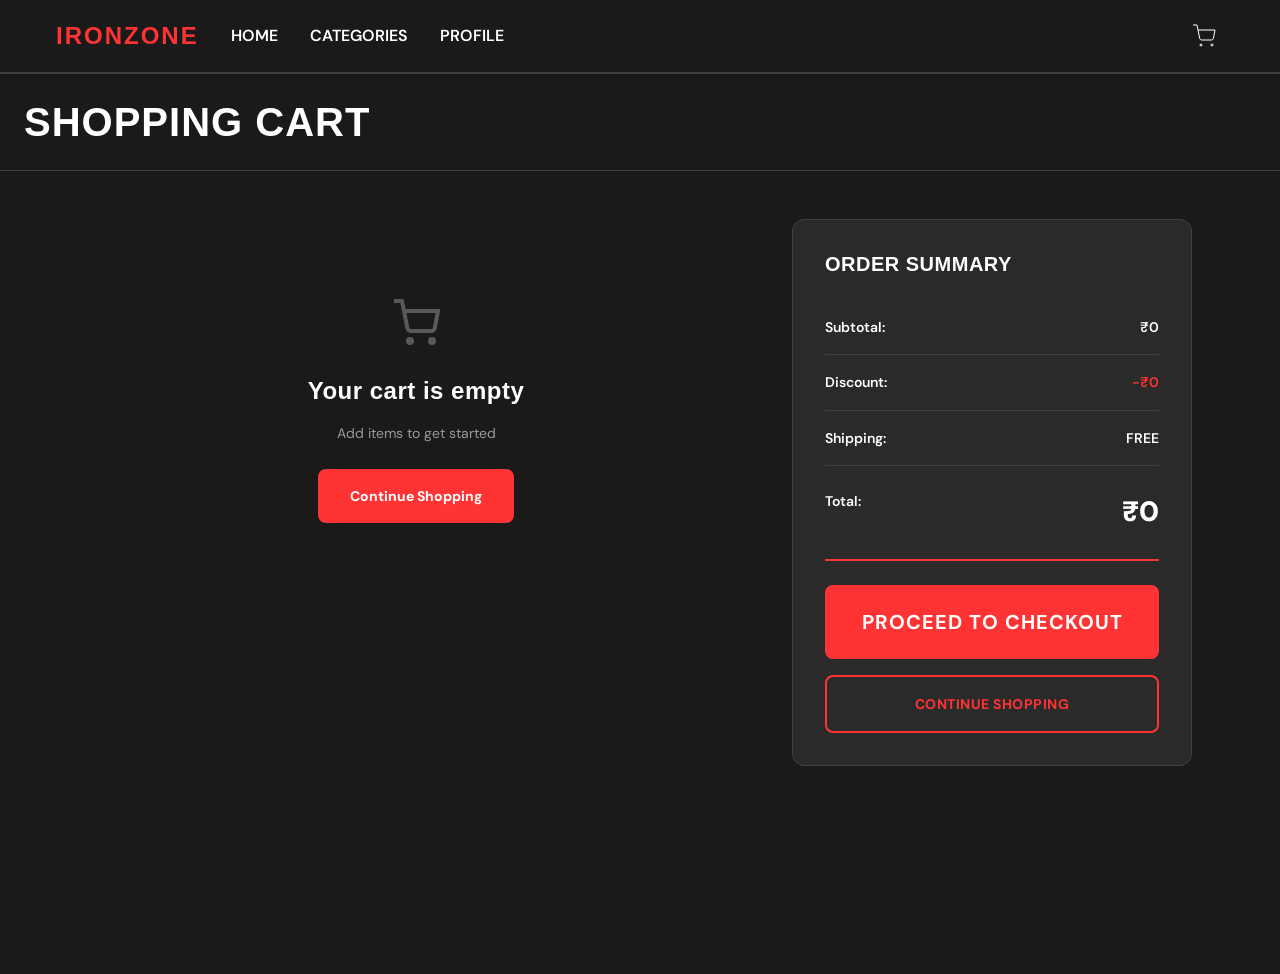
<file: cart.html>
<!DOCTYPE html>
<html lang="en">
<head>
    <meta charset="UTF-8">
    <meta name="viewport" content="width=device-width, initial-scale=1.0">
    <title>IRONZONE - Shopping Cart</title>
    <link rel="stylesheet" href="styles/main.css">
    <link rel="stylesheet" href="styles/header.css">
    <link rel="stylesheet" href="styles/cart.css">
</head>
<body>
    <!-- Header Component -->
    <header class="header">
        <div class="header__container">
            <button class="header__menu-btn" id="menuBtn">
                <svg width="24" height="24" viewBox="0 0 24 24" fill="none" stroke="currentColor">
                    <line x1="3" y1="6" x2="21" y2="6"></line>
                    <line x1="3" y1="12" x2="21" y2="12"></line>
                    <line x1="3" y1="18" x2="21" y2="18"></line>
                </svg>
            </button>
            <h1 class="header__logo">IRONZONE</h1>
            
            <!-- Desktop Navigation Menu -->
            <nav class="desktop-menu">
                <a class="desktop-menu__item" href="index.html">HOME</a>
                <a class="desktop-menu__item" href="category.html">CATEGORIES</a>
                <a class="desktop-menu__item" href="profile.html">PROFILE</a>
            </nav>

            <button class="header__cart-btn" id="cartBtn">
                <svg width="24" height="24" viewBox="0 0 24 24" fill="none" stroke="currentColor">
                    <circle cx="9" cy="21" r="1"></circle>
                    <circle cx="20" cy="21" r="1"></circle>
                    <path d="M1 1h4l2.68 13.39a2 2 0 0 0 2 1.61h9.72a2 2 0 0 0 2-1.61L23 6H6"></path>
                </svg>
            </button>
        </div>
    </header>

    <!-- Mobile Menu -->
    <div class="mobile-menu__overlay" id="menuOverlay"></div>
    <div class="mobile-menu" id="mobileMenu">
        <div class="mobile-menu__items">
            <a class="mobile-menu__item" href="index.html">
                <div class="mobile-menu__icon">
                    <svg width="24" height="24" viewBox="0 0 24 24" fill="currentColor">
                        <path d="M10 20v-6h4v6h5v-8h3L12 3 2 12h3v8z"></path>
                    </svg>
                </div>
                <span>HOME</span>
            </a>
            <a class="mobile-menu__item" href="category.html">
                <div class="mobile-menu__icon">
                    <svg width="24" height="24" viewBox="0 0 24 24" fill="currentColor">
                        <path d="M3 3h8v8H3V3m10 0h8v8h-8V3M3 13h8v8H3v-8m10 0h8v8h-8v-8z"></path>
                    </svg>
                </div>
                <span>CATEGORIES</span>
            </a>
            <a class="mobile-menu__item" href="profile.html">
                <div class="mobile-menu__icon">
                    <svg width="24" height="24" viewBox="0 0 24 24" fill="currentColor">
                        <path d="M12 12c2.21 0 4-1.79 4-4s-1.79-4-4-4-4 1.79-4 4 1.79 4 4 4zm0 2c-2.67 0-8 1.34-8 4v2h16v-2c0-2.66-5.33-4-8-4z"></path>
                    </svg>
                </div>
                <span>PROFILE</span>
            </a>
            <a class="mobile-menu__item" href="cart.html">
                <div class="mobile-menu__icon">
                    <svg width="24" height="24" viewBox="0 0 24 24" fill="currentColor">
                        <circle cx="9" cy="21" r="1"></circle>
                        <circle cx="20" cy="21" r="1"></circle>
                        <path d="M1 1h4l2.68 13.39a2 2 0 0 0 2 1.61h9.72a2 2 0 0 0 2-1.61L23 6H6"></path>
                    </svg>
                </div>
                <span>CART</span>
            </a>
        </div>
    </div>

    <!-- Cart Page -->
    <main class="cart-page">
        <div class="cart-header">
            <h1>SHOPPING CART</h1>
        </div>

        <div class="cart-container">
            <!-- Cart Items -->
            <section class="cart-items" id="cartItems">
                <div class="empty-cart" id="emptyCart">
                    <svg width="48" height="48" viewBox="0 0 24 24" fill="none" stroke="currentColor" stroke-width="2">
                        <circle cx="9" cy="21" r="1"></circle>
                        <circle cx="20" cy="21" r="1"></circle>
                        <path d="M1 1h4l2.68 13.39a2 2 0 0 0 2 1.61h9.72a2 2 0 0 0 2-1.61L23 6H6"></path>
                    </svg>
                    <h2>Your cart is empty</h2>
                    <p>Add items to get started</p>
                    <a href="category.html" class="btn-continue-shopping">Continue Shopping</a>
                </div>
            </section>

            <!-- Cart Summary -->
            <aside class="cart-summary">
                <div class="summary-card">
                    <h2>Order Summary</h2>
                    
                    <div class="summary-row">
                        <span>Subtotal:</span>
                        <span id="subtotal">₹0</span>
                    </div>
                    
                    <div class="summary-row">
                        <span>Discount:</span>
                        <span id="discount" style="color: var(--color-primary);">-₹0</span>
                    </div>
                    
                    <div class="summary-row">
                        <span>Shipping:</span>
                        <span id="shipping">FREE</span>
                    </div>
                    
                    <div class="summary-row divider">
                        <span>Total:</span>
                        <span id="total" style="font-size: var(--font-size-2xl); font-weight: 900;">₹0</span>
                    </div>
                    
                    <button class="btn-checkout" id="checkoutBtn">PROCEED TO CHECKOUT</button>
                    <a href="category.html" class="btn-continue">Continue Shopping</a>
                </div>
            </aside>
        </div>
    </main>

    <script src="js/main.js"></script>
    <script src="js/cart.js"></script>
</body>
</html>
</file>
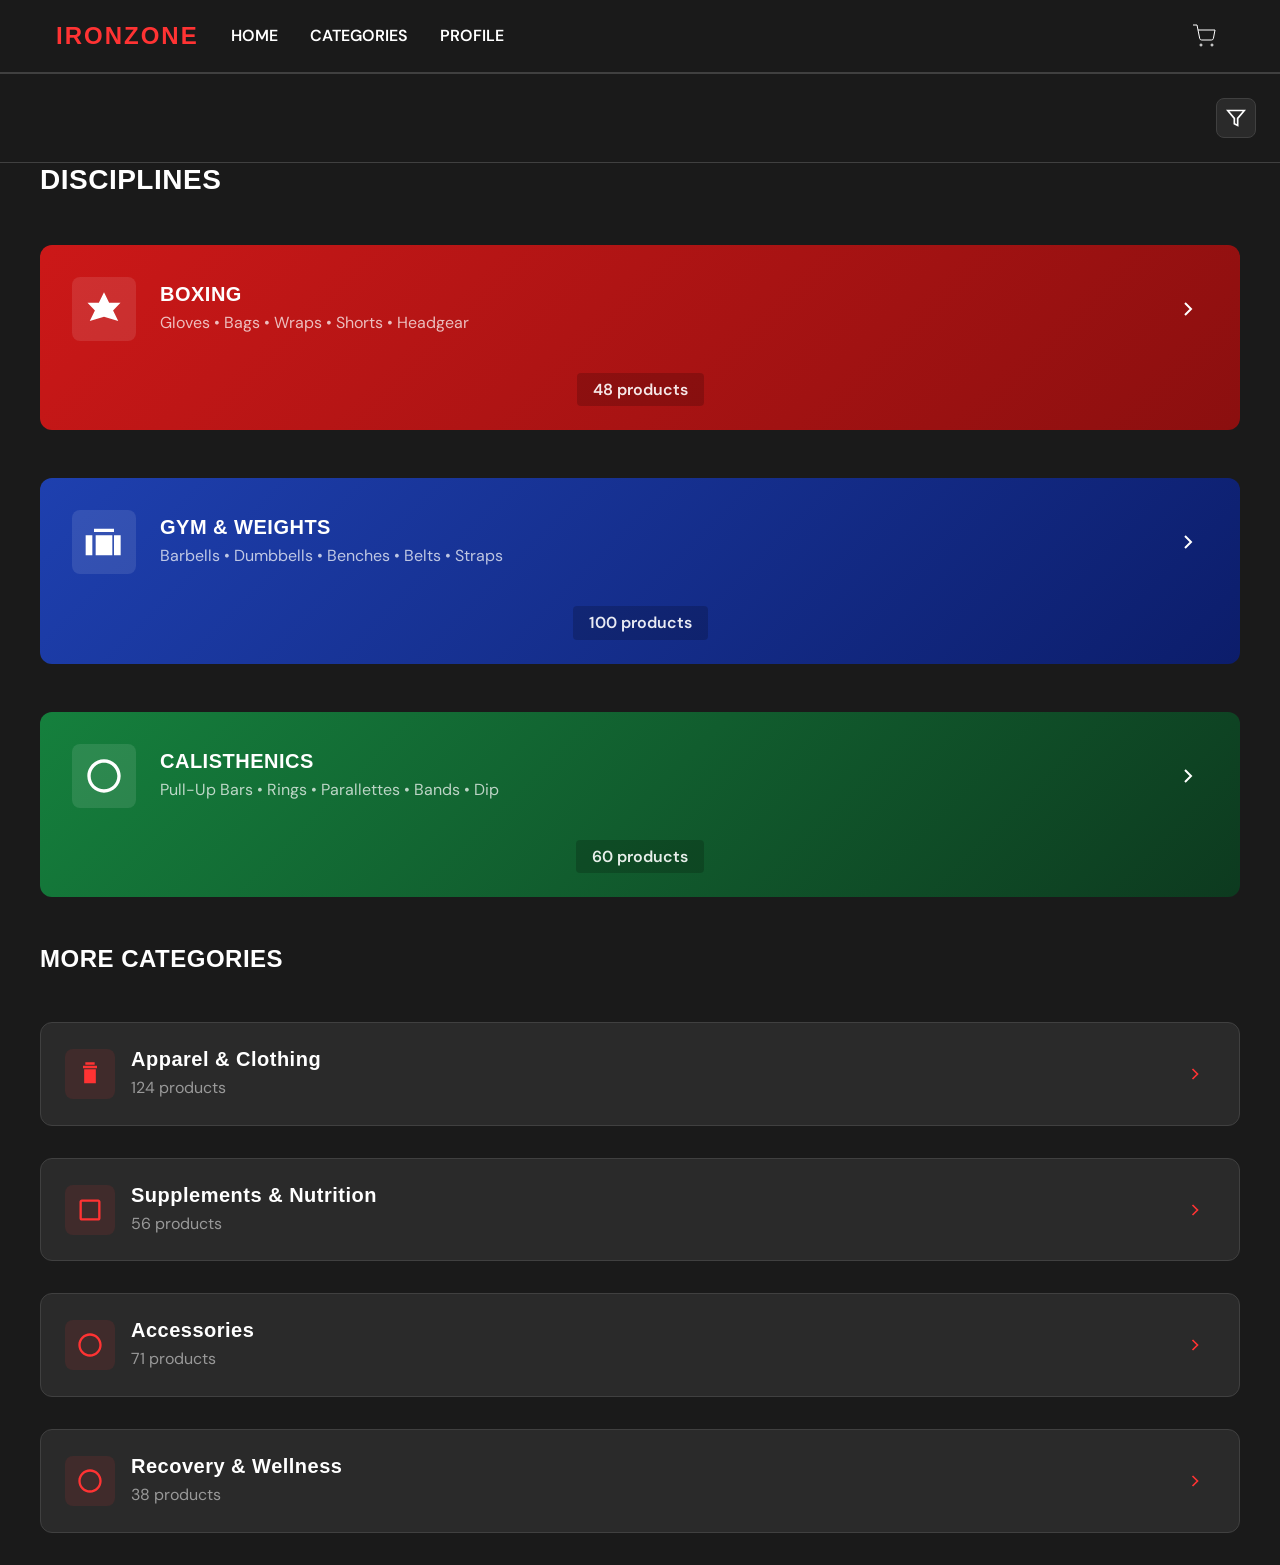
<file: category.html>
<!DOCTYPE html>
<html lang="en">
<head>
    <meta charset="UTF-8">
    <meta name="viewport" content="width=device-width, initial-scale=1.0">
    <title>IRONZONE - Disciplines & Categories</title>
    <link rel="stylesheet" href="styles/main.css">
    <link rel="stylesheet" href="styles/header.css">
    <link rel="stylesheet" href="styles/category.css">
</head>
<body>
    <!-- Header Component -->
    <header class="header">
        <div class="header__container">
            <button class="header__menu-btn" id="menuBtn">
                <svg width="24" height="24" viewBox="0 0 24 24" fill="none" stroke="currentColor">
                    <line x1="3" y1="6" x2="21" y2="6"></line>
                    <line x1="3" y1="12" x2="21" y2="12"></line>
                    <line x1="3" y1="18" x2="21" y2="18"></line>
                </svg>
            </button>
            <h1 class="header__logo">IRONZONE</h1>
            
            <!-- Desktop Navigation Menu -->
            <nav class="desktop-menu">
                <a class="desktop-menu__item" href="index.html">HOME</a>
                <a class="desktop-menu__item" href="category.html">CATEGORIES</a>
                <a class="desktop-menu__item" href="profile.html">PROFILE</a>
            </nav>

            <button class="header__cart-btn" id="cartBtn">
                <svg width="24" height="24" viewBox="0 0 24 24" fill="none" stroke="currentColor">
                    <circle cx="9" cy="21" r="1"></circle>
                    <circle cx="20" cy="21" r="1"></circle>
                    <path d="M1 1h4l2.68 13.39a2 2 0 0 0 2 1.61h9.72a2 2 0 0 0 2-1.61L23 6H6"></path>
                </svg>
            </button>
        </div>
    </header>

    <!-- Mobile Menu -->
    <div class="mobile-menu__overlay" id="menuOverlay"></div>
    <div class="mobile-menu" id="mobileMenu">
        <div class="mobile-menu__items">
            <a class="mobile-menu__item" href="index.html">
                <div class="mobile-menu__icon">
                    <svg width="24" height="24" viewBox="0 0 24 24" fill="currentColor">
                        <path d="M10 20v-6h4v6h5v-8h3L12 3 2 12h3v8z"></path>
                    </svg>
                </div>
                <span>HOME</span>
            </a>
            <a class="mobile-menu__item" href="category.html">
                <div class="mobile-menu__icon">
                    <svg width="24" height="24" viewBox="0 0 24 24" fill="currentColor">
                        <path d="M3 3h8v8H3V3m10 0h8v8h-8V3M3 13h8v8H3v-8m10 0h8v8h-8v-8z"></path>
                    </svg>
                </div>
                <span>CATEGORIES</span>
            </a>
            <a class="mobile-menu__item" href="profile.html">
                <div class="mobile-menu__icon">
                    <svg width="24" height="24" viewBox="0 0 24 24" fill="currentColor">
                        <path d="M12 12c2.21 0 4-1.79 4-4s-1.79-4-4-4-4 1.79-4 4 1.79 4 4 4zm0 2c-2.67 0-8 1.34-8 4v2h16v-2c0-2.66-5.33-4-8-4z"></path>
                    </svg>
                </div>
                <span>PROFILE</span>
            </a>
            <a class="mobile-menu__item" href="cart.html">
                <div class="mobile-menu__icon">
                    <svg width="24" height="24" viewBox="0 0 24 24" fill="currentColor">
                        <circle cx="9" cy="21" r="1"></circle>
                        <circle cx="20" cy="21" r="1"></circle>
                        <path d="M1 1h4l2.68 13.39a2 2 0 0 0 2 1.61h9.72a2 2 0 0 0 2-1.61L23 6H6"></path>
                    </svg>
                </div>
                <span>CART</span>
            </a>
        </div>
    </div>

    <!-- Filter Button -->
    <div class="category-page__filter-bar">
        <button class="filter-btn" id="filterBtn">
            <svg width="20" height="20" viewBox="0 0 24 24" fill="none" stroke="currentColor" stroke-width="2">
                <polygon points="22 3 2 3 10 12.46 10 19 14 21 14 12.46 22 3"></polygon>
            </svg>
        </button>
    </div>

    <!-- Main Categories Section -->
    <section class="disciplines">
        <h2 class="disciplines__title">DISCIPLINES</h2>

        <!-- Boxing Category -->
        <article class="category-card category-card--boxing" id="boxingCategory">
            <div class="category-card__header">
                <div class="category-card__icon">
                    <svg width="32" height="32" viewBox="0 0 24 24" fill="currentColor">
                        <path d="M12 2L15.09 8.26h6.81L17.45 12.91l3.09 6.26L12 16.61l-8.54 2.56l3.09-6.26L2.1 8.26h6.81L12 2z"></path>
                    </svg>
                </div>
                <div class="category-card__info">
                    <h3 class="category-card__name">BOXING</h3>
                    <p class="category-card__description">Gloves • Bags • Wraps • Shorts • Headgear</p>
                </div>
                <button class="category-card__toggle" id="boxingToggle">
                    <svg width="24" height="24" viewBox="0 0 24 24" fill="none" stroke="currentColor" stroke-width="2">
                        <polyline points="9 18 15 12 9 6"></polyline>
                    </svg>
                </button>
            </div>
            <div class="category-card__product-count">
                <span>48 products</span>
            </div>
            <div class="category-card__subcategories" id="boxingSubcats">
                <button class="subcategory-btn">Gloves</button>
                <button class="subcategory-btn">Heavy Bags</button>
                <button class="subcategory-btn">Speed Bags</button>
                <button class="subcategory-btn">Wraps</button>
                <button class="subcategory-btn">More</button>
            </div>
        </article>

        <!-- Gym & Weights Category -->
        <article class="category-card category-card--gym" id="gymCategory">
            <div class="category-card__header">
                <div class="category-card__icon">
                    <svg width="32" height="32" viewBox="0 0 24 24" fill="currentColor">
                        <path d="M6 4h12v2H6V4zm1 4h10v12H7V8zm11 0h4v12h-4V8zM1 8h4v12H1V8z"></path>
                    </svg>
                </div>
                <div class="category-card__info">
                    <h3 class="category-card__name">GYM & WEIGHTS</h3>
                    <p class="category-card__description">Barbells • Dumbbells • Benches • Belts • Straps</p>
                </div>
                <button class="category-card__toggle" id="gymToggle">
                    <svg width="24" height="24" viewBox="0 0 24 24" fill="none" stroke="currentColor" stroke-width="2">
                        <polyline points="9 18 15 12 9 6"></polyline>
                    </svg>
                </button>
            </div>
            <div class="category-card__product-count">
                <span>100 products</span>
            </div>
            <div class="category-card__subcategories" id="gymSubcats">
                <button class="subcategory-btn">Barbells</button>
                <button class="subcategory-btn">Dumbbells</button>
                <button class="subcategory-btn">Benches</button>
                <button class="subcategory-btn">Belts</button>
                <button class="subcategory-btn">Strap</button>
            </div>
        </article>

        <!-- Calisthenics Category -->
        <article class="category-card category-card--calisthenics" id="calisthenicsCategory">
            <div class="category-card__header">
                <div class="category-card__icon">
                    <svg width="32" height="32" viewBox="0 0 24 24" fill="currentColor">
                        <path d="M12 2C6.48 2 2 6.48 2 12s4.48 10 10 10 10-4.48 10-10S17.52 2 12 2zm0 18c-4.42 0-8-3.58-8-8s3.58-8 8-8 8 3.58 8 8-3.58 8-8 8z"></path>
                    </svg>
                </div>
                <div class="category-card__info">
                    <h3 class="category-card__name">CALISTHENICS</h3>
                    <p class="category-card__description">Pull-Up Bars • Rings • Parallettes • Bands • Dip</p>
                </div>
                <button class="category-card__toggle" id="calisthenicsToggle">
                    <svg width="24" height="24" viewBox="0 0 24 24" fill="none" stroke="currentColor" stroke-width="2">
                        <polyline points="9 18 15 12 9 6"></polyline>
                    </svg>
                </button>
            </div>
            <div class="category-card__product-count">
                <span>60 products</span>
            </div>
            <div class="category-card__subcategories" id="calisthenicsSubcats">
                <button class="subcategory-btn">Pull-Up Bars</button>
                <button class="subcategory-btn">Rings</button>
                <button class="subcategory-btn">Parallettes</button>
                <button class="subcategory-btn">Bands</button>
                <button class="subcategory-btn">Dip</button>
            </div>
        </article>
    </section>

    <!-- More Categories Section -->
    <section class="more-categories">
        <h2 class="more-categories__title">MORE CATEGORIES</h2>

        <!-- Apparel & Clothing -->
        <article class="category-item" id="apparelCategory">
            <div class="category-item__header">
                <div class="category-item__icon">
                    <svg width="28" height="28" viewBox="0 0 24 24" fill="currentColor">
                        <path d="M8 2h8v2H8V2m-2 3h12v2H6V5m1 3h10v12H7V8z"></path>
                    </svg>
                </div>
                <div class="category-item__info">
                    <h3 class="category-item__name">Apparel & Clothing</h3>
                    <p class="category-item__count">124 products</p>
                </div>
                <button class="category-item__arrow">
                    <svg width="20" height="20" viewBox="0 0 24 24" fill="none" stroke="currentColor" stroke-width="2">
                        <polyline points="9 18 15 12 9 6"></polyline>
                    </svg>
                </button>
            </div>
        </article>

        <!-- Supplements & Nutrition -->
        <article class="category-item" id="supplementsCategory">
            <div class="category-item__header">
                <div class="category-item__icon">
                    <svg width="28" height="28" viewBox="0 0 24 24" fill="currentColor">
                        <path d="M19 3H5c-1.1 0-2 .9-2 2v14c0 1.1.9 2 2 2h14c1.1 0 2-.9 2-2V5c0-1.1-.9-2-2-2zm0 16H5V5h14v14z"></path>
                    </svg>
                </div>
                <div class="category-item__info">
                    <h3 class="category-item__name">Supplements & Nutrition</h3>
                    <p class="category-item__count">56 products</p>
                </div>
                <button class="category-item__arrow">
                    <svg width="20" height="20" viewBox="0 0 24 24" fill="none" stroke="currentColor" stroke-width="2">
                        <polyline points="9 18 15 12 9 6"></polyline>
                    </svg>
                </button>
            </div>
        </article>

        <!-- Accessories -->
        <article class="category-item" id="accessoriesCategory">
            <div class="category-item__header">
                <div class="category-item__icon">
                    <svg width="28" height="28" viewBox="0 0 24 24" fill="currentColor">
                        <path d="M12 2C6.48 2 2 6.48 2 12s4.48 10 10 10 10-4.48 10-10S17.52 2 12 2zm0 18c-4.42 0-8-3.58-8-8s3.58-8 8-8 8 3.58 8 8-3.58 8-8 8z"></path>
                    </svg>
                </div>
                <div class="category-item__info">
                    <h3 class="category-item__name">Accessories</h3>
                    <p class="category-item__count">71 products</p>
                </div>
                <button class="category-item__arrow">
                    <svg width="20" height="20" viewBox="0 0 24 24" fill="none" stroke="currentColor" stroke-width="2">
                        <polyline points="9 18 15 12 9 6"></polyline>
                    </svg>
                </button>
            </div>
        </article>

        <!-- Recovery & Wellness -->
        <article class="category-item" id="recoveryCategory">
            <div class="category-item__header">
                <div class="category-item__icon">
                    <svg width="28" height="28" viewBox="0 0 24 24" fill="currentColor">
                        <path d="M12 2C6.48 2 2 6.48 2 12s4.48 10 10 10 10-4.48 10-10S17.52 2 12 2zm0 18c-4.42 0-8-3.58-8-8s3.58-8 8-8 8 3.58 8 8-3.58 8-8 8z"></path>
                    </svg>
                </div>
                <div class="category-item__info">
                    <h3 class="category-item__name">Recovery & Wellness</h3>
                    <p class="category-item__count">38 products</p>
                </div>
                <button class="category-item__arrow">
                    <svg width="20" height="20" viewBox="0 0 24 24" fill="none" stroke="currentColor" stroke-width="2">
                        <polyline points="9 18 15 12 9 6"></polyline>
                    </svg>
                </button>
            </div>
        </article>
    </section>

    <script src="js/main.js"></script>
    <script src="js/category.js"></script>
</body>
</html>
</file>
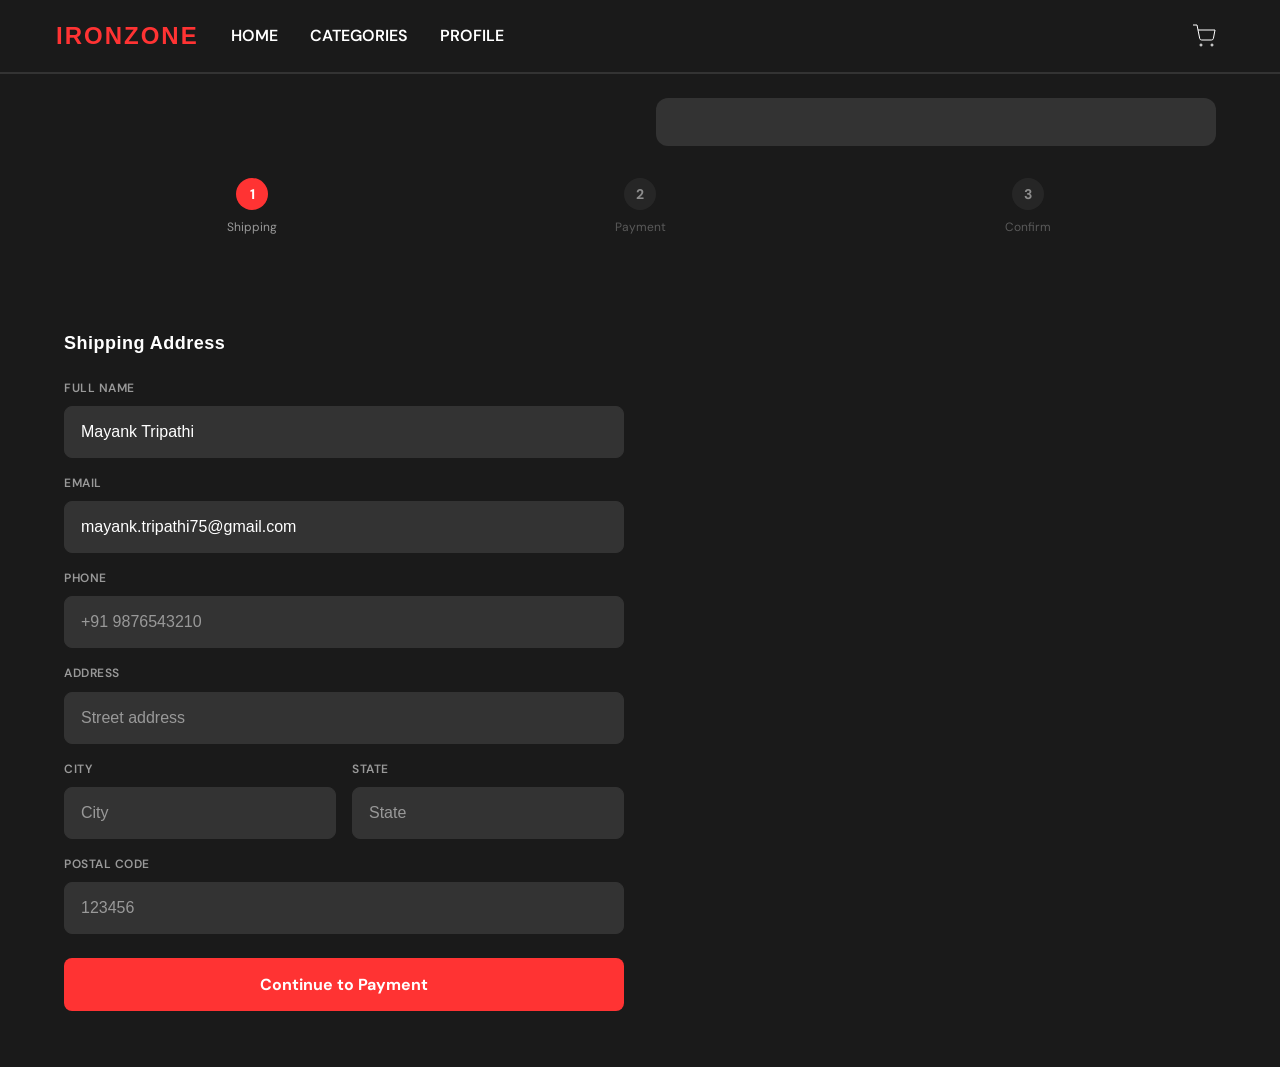
<file: checkout.html>
<!DOCTYPE html>
<html lang="en">
<head>
    <meta charset="UTF-8">
    <meta name="viewport" content="width=device-width, initial-scale=1.0">
    <title>IRONZONE - Checkout</title>
    <link rel="stylesheet" href="styles/main.css">
    <link rel="stylesheet" href="styles/header.css">
    <link rel="stylesheet" href="styles/checkout.css">
</head>
<body>
    <!-- Header Component -->
    <header class="header">
        <div class="header__container">
            <button class="header__menu-btn" id="menuBtn">
                <svg width="24" height="24" viewBox="0 0 24 24" fill="none" stroke="currentColor">
                    <line x1="3" y1="6" x2="21" y2="6"></line>
                    <line x1="3" y1="12" x2="21" y2="12"></line>
                    <line x1="3" y1="18" x2="21" y2="18"></line>
                </svg>
            </button>
            <h1 class="header__logo">IRONZONE</h1>
            
            <!-- Desktop Navigation Menu -->
            <nav class="desktop-menu">
                <a class="desktop-menu__item" href="index.html">HOME</a>
                <a class="desktop-menu__item" href="category.html">CATEGORIES</a>
                <a class="desktop-menu__item" href="profile.html">PROFILE</a>
            </nav>

            <button class="header__cart-btn" id="cartBtn">
                <svg width="24" height="24" viewBox="0 0 24 24" fill="none" stroke="currentColor">
                    <circle cx="9" cy="21" r="1"></circle>
                    <circle cx="20" cy="21" r="1"></circle>
                    <path d="M1 1h4l2.68 13.39a2 2 0 0 0 2 1.61h9.72a2 2 0 0 0 2-1.61L23 6H6"></path>
                </svg>
            </button>
        </div>
    </header>

    <!-- Mobile Menu -->
    <div class="mobile-menu__overlay" id="menuOverlay"></div>
    <div class="mobile-menu" id="mobileMenu">
        <div class="mobile-menu__items">
            <a class="mobile-menu__item" href="index.html">
                <div class="mobile-menu__icon">
                    <svg width="24" height="24" viewBox="0 0 24 24" fill="currentColor">
                        <path d="M10 20v-6h4v6h5v-8h3L12 3 2 12h3v8z"></path>
                    </svg>
                </div>
                <span>HOME</span>
            </a>
            <a class="mobile-menu__item" href="category.html">
                <div class="mobile-menu__icon">
                    <svg width="24" height="24" viewBox="0 0 24 24" fill="currentColor">
                        <path d="M3 3h8v8H3V3m10 0h8v8h-8V3M3 13h8v8H3v-8m10 0h8v8h-8v-8z"></path>
                    </svg>
                </div>
                <span>CATEGORIES</span>
            </a>
            <a class="mobile-menu__item" href="profile.html">
                <div class="mobile-menu__icon">
                    <svg width="24" height="24" viewBox="0 0 24 24" fill="currentColor">
                        <path d="M12 12c2.21 0 4-1.79 4-4s-1.79-4-4-4-4 1.79-4 4 1.79 4 4 4zm0 2c-2.67 0-8 1.34-8 4v2h16v-2c0-2.66-5.33-4-8-4z"></path>
                    </svg>
                </div>
                <span>PROFILE</span>
            </a>
            <a class="mobile-menu__item" href="cart.html">
                <div class="mobile-menu__icon">
                    <svg width="24" height="24" viewBox="0 0 24 24" fill="currentColor">
                        <circle cx="9" cy="21" r="1"></circle>
                        <circle cx="20" cy="21" r="1"></circle>
                        <path d="M1 1h4l2.68 13.39a2 2 0 0 0 2 1.61h9.72a2 2 0 0 0 2-1.61L23 6H6"></path>
                    </svg>
                </div>
                <span>CART</span>
            </a>
        </div>
    </div>

    <!-- Checkout Page -->
    <main class="checkout-page">
        <!-- Back Button -->
        <div class="checkout-header">
            <button class="checkout-header__back" id="backBtn">
                <svg width="24" height="24" viewBox="0 0 24 24" fill="none" stroke="currentColor" stroke-width="2">
                    <polyline points="15 18 9 12 15 6"></polyline>
                </svg>
            </button>
            <h1 class="checkout-header__title">CHECKOUT</h1>
            <div class="checkout-header__spacer"></div>
        </div>

        <!-- Progress Steps -->
        <div class="checkout-steps">
            <div class="checkout-steps__step active" data-step="1">
                <span class="checkout-steps__number">1</span>
                <span class="checkout-steps__label">Shipping</span>
            </div>
            <div class="checkout-steps__step" data-step="2">
                <span class="checkout-steps__number">2</span>
                <span class="checkout-steps__label">Payment</span>
            </div>
            <div class="checkout-steps__step" data-step="3">
                <span class="checkout-steps__number">3</span>
                <span class="checkout-steps__label">Confirm</span>
            </div>
        </div>

        <!-- Step 1: Shipping -->
        <section class="checkout-section active" id="shippingSection">
            <h2 class="checkout-section__title">Shipping Address</h2>
            <form class="checkout-form">
                <div class="form-group">
                    <label class="form-label">Full Name</label>
                    <input type="text" class="form-input" id="fullName" value="Mayank Tripathi" required>
                </div>
                <div class="form-group">
                    <label class="form-label">Email</label>
                    <input type="email" class="form-input" id="email" value="mayank.tripathi75@gmail.com" required>
                </div>
                <div class="form-group">
                    <label class="form-label">Phone</label>
                    <input type="tel" class="form-input" id="phone" placeholder="+91 9876543210" required>
                </div>
                <div class="form-group">
                    <label class="form-label">Address</label>
                    <input type="text" class="form-input" id="address" placeholder="Street address" required>
                </div>
                <div class="form-row">
                    <div class="form-group">
                        <label class="form-label">City</label>
                        <input type="text" class="form-input" id="city" placeholder="City" required>
                    </div>
                    <div class="form-group">
                        <label class="form-label">State</label>
                        <input type="text" class="form-input" id="state" placeholder="State" required>
                    </div>
                </div>
                <div class="form-group">
                    <label class="form-label">Postal Code</label>
                    <input type="text" class="form-input" id="postalCode" placeholder="123456" required>
                </div>
            </form>
            <button class="btn-next" id="nextStep1">Continue to Payment</button>
        </section>

        <!-- Step 2: Payment -->
        <section class="checkout-section" id="paymentSection">
            <h2 class="checkout-section__title">Payment Method</h2>
            
            <div class="payment-options">
                <label class="payment-option">
                    <input type="radio" name="paymentMethod" value="card" checked>
                    <div class="payment-option__content">
                        <div class="payment-option__icon">
                            <svg width="24" height="24" viewBox="0 0 24 24" fill="currentColor">
                                <path d="M20 8H4V6h16m0 10H4v-6h16m0-4H4c-1.11 0-2 .89-2 2v12c0 1.11.89 2 2 2h16c1.11 0 2-.89 2-2V6c0-1.11-.89-2-2-2z"></path>
                            </svg>
                        </div>
                        <span class="payment-option__label">Card</span>
                    </div>
                </label>

                <label class="payment-option">
                    <input type="radio" name="paymentMethod" value="cod">
                    <div class="payment-option__content">
                        <div class="payment-option__icon">
                            <svg width="24" height="24" viewBox="0 0 24 24" fill="currentColor">
                                <path d="M12 2C6.48 2 2 6.48 2 12s4.48 10 10 10 10-4.48 10-10S17.52 2 12 2zm0 18c-4.42 0-8-3.58-8-8s3.58-8 8-8 8 3.58 8 8-3.58 8-8 8zm3.5-9c.83 0 1.5-.67 1.5-1.5S16.33 8 15.5 8 14 8.67 14 9.5s.67 1.5 1.5 1.5zm-7 0c.83 0 1.5-.67 1.5-1.5S9.33 8 8.5 8 7 8.67 7 9.5 7.67 11 8.5 11zm3.5 6.5c2.33 0 4.31-1.46 5.11-3.5H6.89c.8 2.04 2.78 3.5 5.11 3.5z"></path>
                            </svg>
                        </div>
                        <span class="payment-option__label">Cash on delivery</span>
                    </div>
                </label>
            </div>

            <!-- Card Details (shown when Card is selected) -->
            <div class="card-details" id="cardDetails">
                <div class="form-group">
                    <label class="form-label">Card Number</label>
                    <input type="text" class="form-input" id="cardNumber" placeholder="1234 5678 9012 3456" maxlength="19">
                </div>
                <div class="form-row">
                    <div class="form-group">
                        <label class="form-label">MM/YY</label>
                        <input type="text" class="form-input" id="cardExpiry" placeholder="MM/YY" maxlength="5">
                    </div>
                    <div class="form-group">
                        <label class="form-label">CVV</label>
                        <input type="text" class="form-input" id="cardCVV" placeholder="123" maxlength="3">
                    </div>
                </div>
            </div>

            <!-- COD Details (shown when COD is selected) -->
            <div class="cod-details hidden" id="codDetails">
                <div class="info-box">
                    <svg width="24" height="24" viewBox="0 0 24 24" fill="currentColor">
                        <path d="M12 2C6.48 2 2 6.48 2 12s4.48 10 10 10 10-4.48 10-10S17.52 2 12 2zm1 15h-2v-2h2v2zm0-4h-2V7h2v6z"></path>
                    </svg>
                    <div>
                        <p class="info-box__title">Pay when your order arrives</p>
                        <p class="info-box__desc">You can pay cash when your package is delivered to your doorstep</p>
                    </div>
                </div>
            </div>

            <div class="checkout-buttons">
                <button class="btn-back" id="backStep2">Back</button>
                <button class="btn-next" id="nextStep2">Review Order</button>
            </div>
        </section>

        <!-- Step 3: Confirmation -->
        <section class="checkout-section" id="confirmSection">
            <h2 class="checkout-section__title">Order Summary</h2>

            <!-- Order Items -->
            <div class="order-items">
                <h3 class="order-items__title">Order Items</h3>
                <div id="orderItemsList"></div>
            </div>

            <!-- Order Total -->
            <div class="order-total">
                <div class="order-total__row">
                    <span>Subtotal</span>
                    <span id="orderSubtotal">₹0</span>
                </div>
                <div class="order-total__row">
                    <span>Shipping</span>
                    <span id="orderShipping">FREE</span>
                </div>
                <div class="order-total__row highlight">
                    <span>Total</span>
                    <span id="orderGrandTotal">₹0</span>
                </div>
            </div>

            <!-- Shipping Info -->
            <div class="shipping-summary">
                <h3>Shipping To</h3>
                <p id="shippingSummary"></p>
            </div>

            <!-- Payment Summary -->
            <div class="payment-summary">
                <h3>Payment Method</h3>
                <p id="paymentSummary"></p>
            </div>

            <div class="checkout-buttons">
                <button class="btn-back" id="backStep3">Back</button>
                <button class="btn-place-order" id="placeOrderBtn">PLACE ORDER</button>
            </div>
        </section>
    </main>

    <script src="js/main.js"></script>
    <script src="js/products-data.js"></script>
    <script src="js/checkout.js"></script>
</body>
</html>
</file>
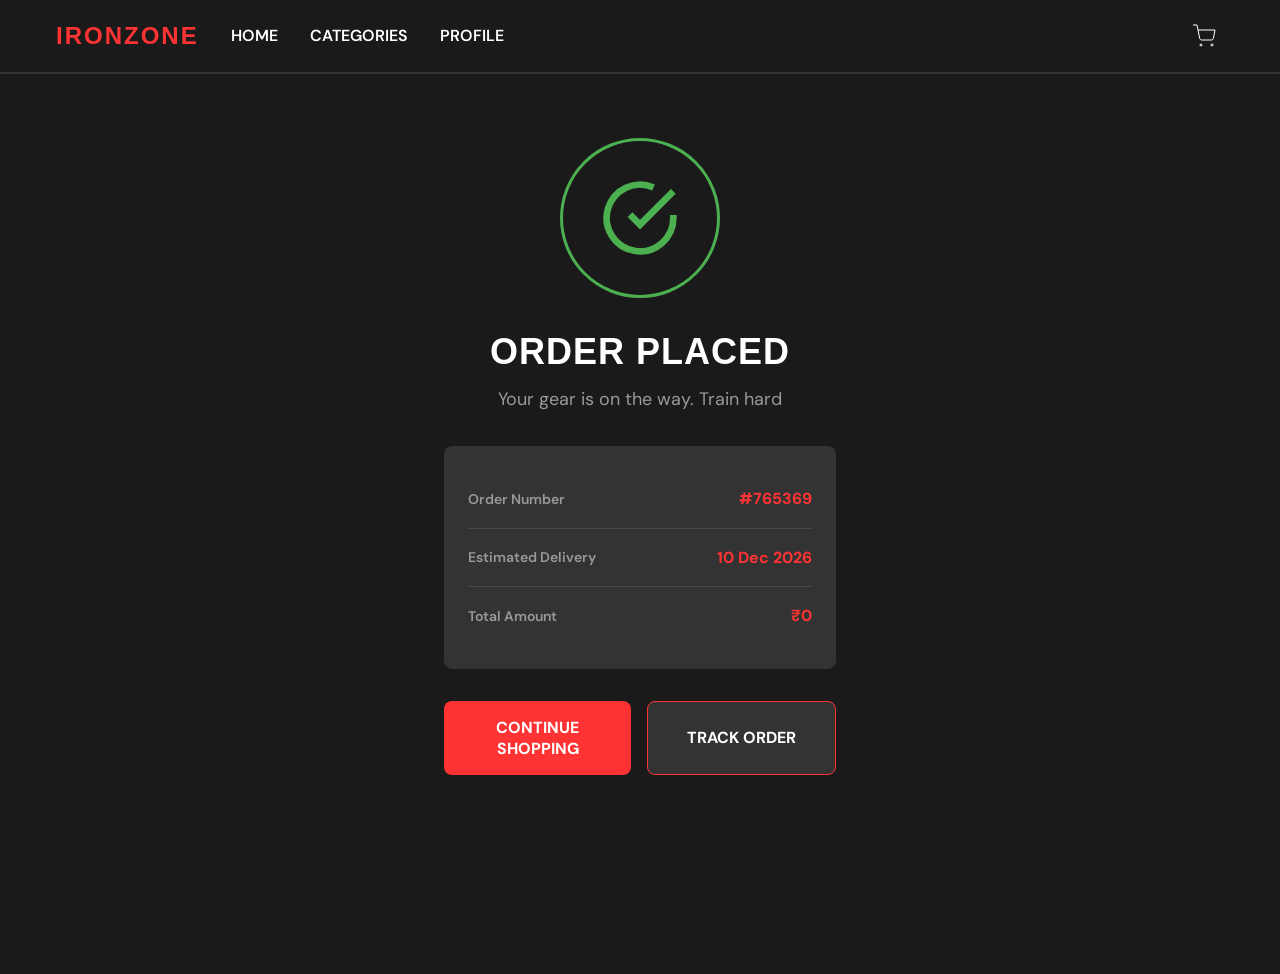
<file: confirmation.html>
<!DOCTYPE html>
<html lang="en">
<head>
    <meta charset="UTF-8">
    <meta name="viewport" content="width=device-width, initial-scale=1.0">
    <title>IRONZONE - Order Confirmation</title>
    <link rel="stylesheet" href="styles/main.css">
    <link rel="stylesheet" href="styles/header.css">
    <link rel="stylesheet" href="styles/confirmation.css">
</head>
<body>
    <!-- Header Component -->
    <header class="header">
        <div class="header__container">
            <button class="header__menu-btn" id="menuBtn">
                <svg width="24" height="24" viewBox="0 0 24 24" fill="none" stroke="currentColor">
                    <line x1="3" y1="6" x2="21" y2="6"></line>
                    <line x1="3" y1="12" x2="21" y2="12"></line>
                    <line x1="3" y1="18" x2="21" y2="18"></line>
                </svg>
            </button>
            <h1 class="header__logo">IRONZONE</h1>
            
            <!-- Desktop Navigation Menu -->
            <nav class="desktop-menu">
                <a class="desktop-menu__item" href="index.html">HOME</a>
                <a class="desktop-menu__item" href="category.html">CATEGORIES</a>
                <a class="desktop-menu__item" href="profile.html">PROFILE</a>
            </nav>

            <button class="header__cart-btn" id="cartBtn">
                <svg width="24" height="24" viewBox="0 0 24 24" fill="none" stroke="currentColor">
                    <circle cx="9" cy="21" r="1"></circle>
                    <circle cx="20" cy="21" r="1"></circle>
                    <path d="M1 1h4l2.68 13.39a2 2 0 0 0 2 1.61h9.72a2 2 0 0 0 2-1.61L23 6H6"></path>
                </svg>
            </button>
        </div>
    </header>

    <!-- Mobile Menu -->
    <div class="mobile-menu__overlay" id="menuOverlay"></div>
    <div class="mobile-menu" id="mobileMenu">
        <div class="mobile-menu__items">
            <a class="mobile-menu__item" href="index.html">
                <div class="mobile-menu__icon">
                    <svg width="24" height="24" viewBox="0 0 24 24" fill="currentColor">
                        <path d="M10 20v-6h4v6h5v-8h3L12 3 2 12h3v8z"></path>
                    </svg>
                </div>
                <span>HOME</span>
            </a>
            <a class="mobile-menu__item" href="category.html">
                <div class="mobile-menu__icon">
                    <svg width="24" height="24" viewBox="0 0 24 24" fill="currentColor">
                        <path d="M3 3h8v8H3V3m10 0h8v8h-8V3M3 13h8v8H3v-8m10 0h8v8h-8v-8z"></path>
                    </svg>
                </div>
                <span>CATEGORIES</span>
            </a>
            <a class="mobile-menu__item" href="profile.html">
                <div class="mobile-menu__icon">
                    <svg width="24" height="24" viewBox="0 0 24 24" fill="currentColor">
                        <path d="M12 12c2.21 0 4-1.79 4-4s-1.79-4-4-4-4 1.79-4 4 1.79 4 4 4zm0 2c-2.67 0-8 1.34-8 4v2h16v-2c0-2.66-5.33-4-8-4z"></path>
                    </svg>
                </div>
                <span>PROFILE</span>
            </a>
            <a class="mobile-menu__item" href="cart.html">
                <div class="mobile-menu__icon">
                    <svg width="24" height="24" viewBox="0 0 24 24" fill="currentColor">
                        <circle cx="9" cy="21" r="1"></circle>
                        <circle cx="20" cy="21" r="1"></circle>
                        <path d="M1 1h4l2.68 13.39a2 2 0 0 0 2 1.61h9.72a2 2 0 0 0 2-1.61L23 6H6"></path>
                    </svg>
                </div>
                <span>CART</span>
            </a>
        </div>
    </div>

    <!-- Confirmation Page -->
    <main class="confirmation-page">
        <!-- Header -->
        <div class="confirmation-header">
            <button class="confirmation-header__back" id="backBtn">
                <svg width="24" height="24" viewBox="0 0 24 24" fill="none" stroke="currentColor" stroke-width="2">
                    <polyline points="15 18 9 12 15 6"></polyline>
                </svg>
            </button>
            <h1 class="confirmation-header__title">CONFIRMATION</h1>
            <div class="confirmation-header__spacer"></div>
        </div>

        <!-- Success Icon -->
        <div class="confirmation-success">
            <div class="success-icon">
                <svg width="80" height="80" viewBox="0 0 24 24" fill="none" stroke="currentColor" stroke-width="2">
                    <path d="M22 11.08V12a10 10 0 1 1-5.93-9.14"></path>
                    <polyline points="22 4 12 14.01 9 11.01"></polyline>
                </svg>
            </div>
        </div>

        <!-- Confirmation Content -->
        <div class="confirmation-content">
            <h2 class="confirmation-content__title">ORDER PLACED</h2>
            <p class="confirmation-content__message">Your gear is on the way. Train hard</p>

            <!-- Order Details -->
            <div class="order-details">
                <div class="order-detail-row">
                    <span class="label">Order Number</span>
                    <span class="value" id="orderNumber">#100001</span>
                </div>
                <div class="order-detail-row">
                    <span class="label">Estimated Delivery</span>
                    <span class="value" id="deliveryDate">5-7 Business Days</span>
                </div>
                <div class="order-detail-row">
                    <span class="label">Total Amount</span>
                    <span class="value" id="totalAmount">₹3,000</span>
                </div>
            </div>

            <!-- Action Buttons -->
            <div class="confirmation-actions">
                <button class="btn-continue-shopping" id="continueShoppingBtn">CONTINUE SHOPPING</button>
                <button class="btn-track-order" id="trackOrderBtn">TRACK ORDER</button>
            </div>
        </div>
    </main>

    <script src="js/main.js"></script>
    <script src="js/confirmation.js"></script>
</body>
</html>
</file>
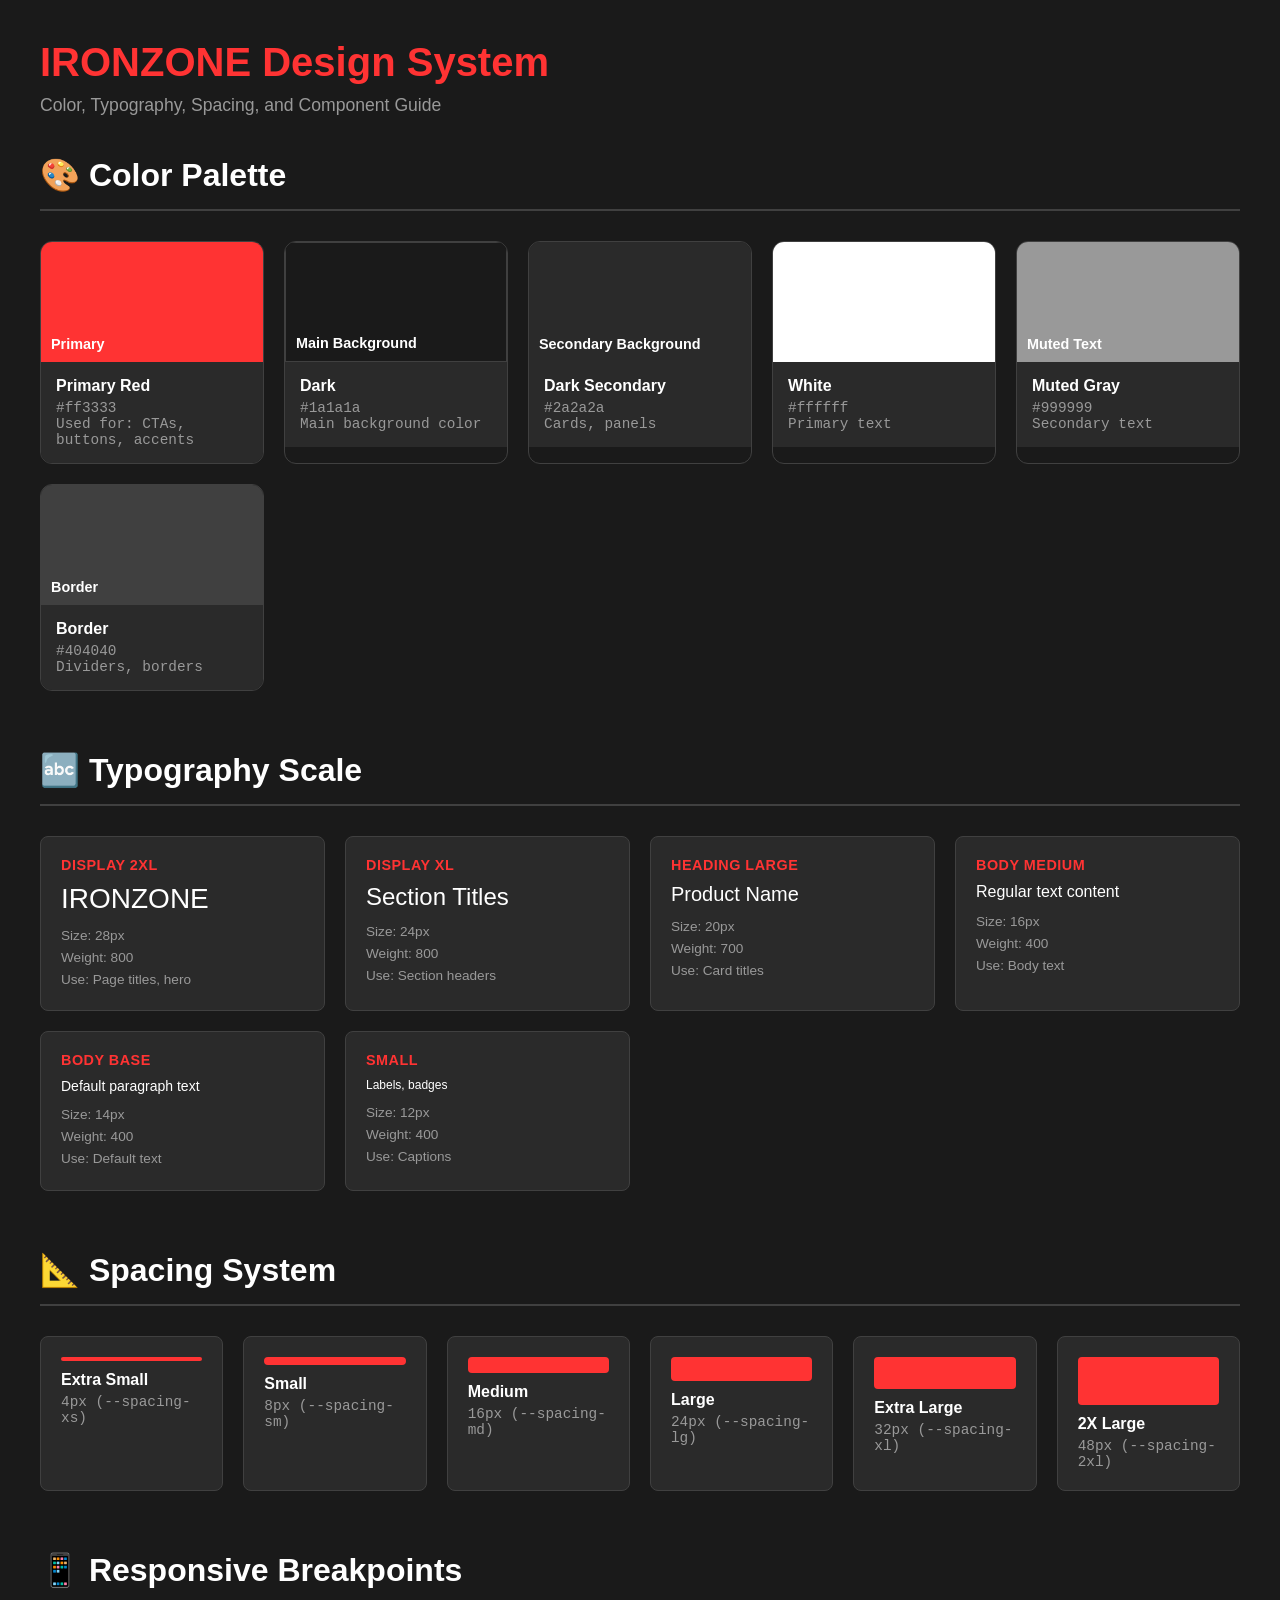
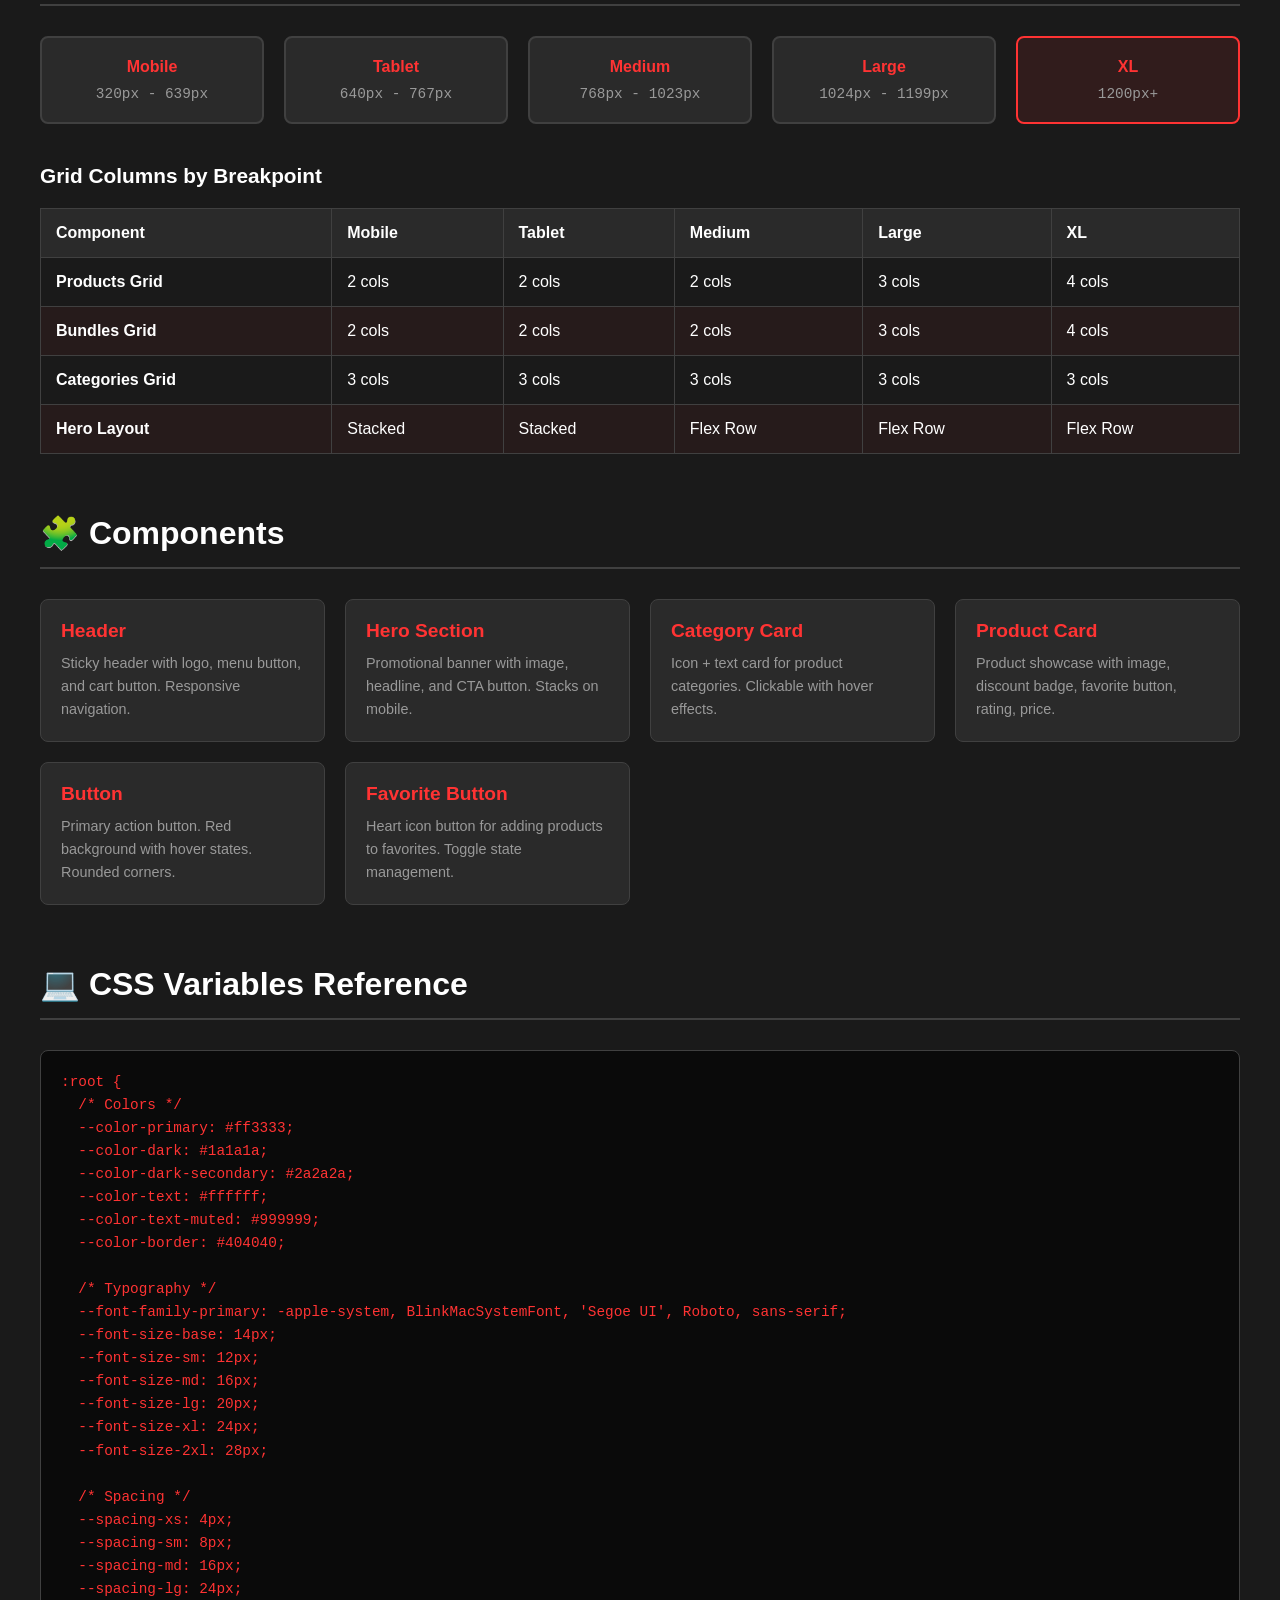
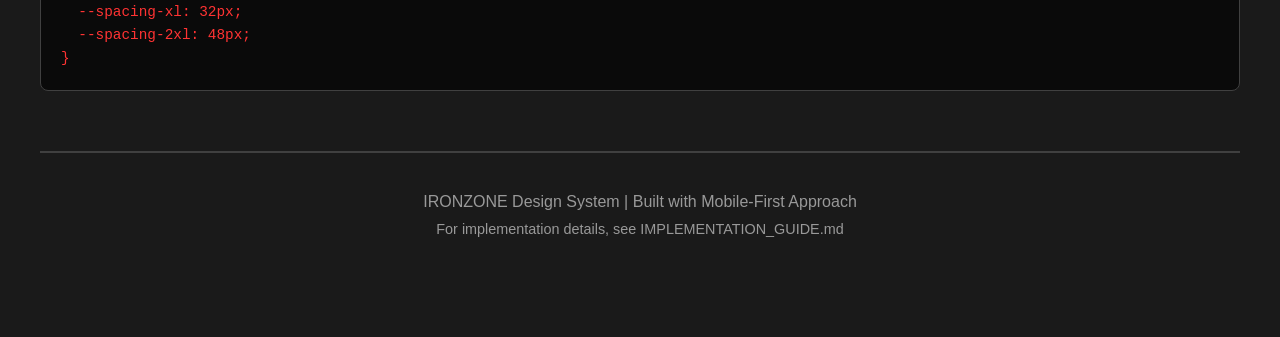
<file: DESIGN_SYSTEM.html>
<!DOCTYPE html>
<html lang="en">
<head>
    <meta charset="UTF-8">
    <meta name="viewport" content="width=device-width, initial-scale=1.0">
    <title>IRONZONE - Design System</title>
    <style>
        * {
            margin: 0;
            padding: 0;
            box-sizing: border-box;
        }

        body {
            font-family: -apple-system, BlinkMacSystemFont, 'Segoe UI', Roboto, sans-serif;
            background-color: #1a1a1a;
            color: #ffffff;
            padding: 40px 20px;
        }

        .container {
            max-width: 1200px;
            margin: 0 auto;
        }

        h1 {
            font-size: 2.5em;
            margin-bottom: 10px;
            color: #ff3333;
        }

        .subtitle {
            color: #999999;
            margin-bottom: 40px;
            font-size: 1.1em;
        }

        .section {
            margin-bottom: 60px;
        }

        .section h2 {
            font-size: 2em;
            margin-bottom: 30px;
            border-bottom: 2px solid #404040;
            padding-bottom: 15px;
        }

        /* Color Palette */
        .colors-grid {
            display: grid;
            grid-template-columns: repeat(auto-fit, minmax(200px, 1fr));
            gap: 20px;
            margin-bottom: 40px;
        }

        .color-card {
            border-radius: 12px;
            overflow: hidden;
            border: 1px solid #404040;
        }

        .color-swatch {
            width: 100%;
            height: 120px;
            display: flex;
            align-items: flex-end;
            justify-content: flex-start;
            padding: 10px;
            font-weight: 700;
            font-size: 0.9em;
        }

        .color-info {
            padding: 15px;
            background-color: #2a2a2a;
        }

        .color-name {
            font-weight: 700;
            margin-bottom: 5px;
        }

        .color-code {
            font-family: 'Courier New', monospace;
            font-size: 0.9em;
            color: #999999;
        }

        /* Typography */
        .typography-grid {
            display: grid;
            grid-template-columns: repeat(auto-fit, minmax(250px, 1fr));
            gap: 20px;
        }

        .typography-item {
            padding: 20px;
            background-color: #2a2a2a;
            border: 1px solid #404040;
            border-radius: 8px;
        }

        .typography-item h3 {
            color: #ff3333;
            margin-bottom: 10px;
            font-size: 0.9em;
            font-weight: 700;
            text-transform: uppercase;
            letter-spacing: 0.5px;
        }

        .typography-example {
            font-size: var(--size);
            margin-bottom: 10px;
        }

        .typography-specs {
            font-size: 0.85em;
            color: #999999;
            line-height: 1.6;
        }

        /* Spacing */
        .spacing-grid {
            display: grid;
            grid-template-columns: repeat(auto-fit, minmax(150px, 1fr));
            gap: 20px;
        }

        .spacing-item {
            padding: 20px;
            background-color: #2a2a2a;
            border: 1px solid #404040;
            border-radius: 8px;
        }

        .spacing-visual {
            background-color: #ff3333;
            border-radius: 4px;
            margin-bottom: 10px;
            display: block;
        }

        .spacing-label {
            font-weight: 700;
            margin-bottom: 5px;
        }

        .spacing-value {
            font-family: 'Courier New', monospace;
            color: #999999;
            font-size: 0.9em;
        }

        /* Components */
        .components-grid {
            display: grid;
            grid-template-columns: repeat(auto-fit, minmax(250px, 1fr));
            gap: 20px;
        }

        .component-card {
            padding: 20px;
            background-color: #2a2a2a;
            border: 1px solid #404040;
            border-radius: 8px;
        }

        .component-name {
            font-size: 1.2em;
            font-weight: 700;
            margin-bottom: 10px;
            color: #ff3333;
        }

        .component-description {
            color: #999999;
            font-size: 0.9em;
            line-height: 1.6;
        }

        /* Responsive */
        .responsive-table {
            width: 100%;
            border-collapse: collapse;
            margin-bottom: 30px;
        }

        .responsive-table th {
            background-color: #2a2a2a;
            padding: 15px;
            text-align: left;
            border: 1px solid #404040;
            font-weight: 700;
        }

        .responsive-table td {
            padding: 15px;
            border: 1px solid #404040;
        }

        .responsive-table tr:nth-child(even) {
            background-color: rgba(255, 51, 51, 0.05);
        }

        /* Breakpoints */
        .breakpoints {
            display: grid;
            grid-template-columns: repeat(auto-fit, minmax(200px, 1fr));
            gap: 20px;
        }

        .breakpoint {
            padding: 20px;
            background-color: #2a2a2a;
            border: 2px solid #404040;
            border-radius: 8px;
            text-align: center;
        }

        .breakpoint.active {
            border-color: #ff3333;
            background-color: rgba(255, 51, 51, 0.1);
        }

        .breakpoint-label {
            color: #ff3333;
            font-weight: 700;
            margin-bottom: 10px;
        }

        .breakpoint-range {
            color: #999999;
            font-family: 'Courier New', monospace;
            font-size: 0.9em;
        }

        /* Code Block */
        .code-block {
            background-color: #0a0a0a;
            border: 1px solid #404040;
            border-radius: 8px;
            padding: 20px;
            overflow-x: auto;
            margin-bottom: 30px;
        }

        .code-block code {
            font-family: 'Courier New', monospace;
            font-size: 0.9em;
            line-height: 1.6;
            color: #ff3333;
        }

        /* Grid Demo */
        .grid-demo {
            display: grid;
            gap: 15px;
            margin-bottom: 30px;
        }

        .grid-item {
            background-color: #ff3333;
            padding: 20px;
            border-radius: 8px;
            text-align: center;
            font-weight: 700;
        }

        .demo-2col {
            grid-template-columns: repeat(2, 1fr);
        }

        .demo-3col {
            grid-template-columns: repeat(3, 1fr);
        }

        .demo-4col {
            grid-template-columns: repeat(4, 1fr);
        }
    </style>
</head>
<body>
    <div class="container">
        <!-- Header -->
        <h1>IRONZONE Design System</h1>
        <p class="subtitle">Color, Typography, Spacing, and Component Guide</p>

        <!-- Colors Section -->
        <section class="section">
            <h2>🎨 Color Palette</h2>
            <div class="colors-grid">
                <div class="color-card">
                    <div class="color-swatch" style="background-color: #ff3333; color: white;">Primary</div>
                    <div class="color-info">
                        <div class="color-name">Primary Red</div>
                        <div class="color-code">#ff3333</div>
                        <div class="color-code">Used for: CTAs, buttons, accents</div>
                    </div>
                </div>

                <div class="color-card">
                    <div class="color-swatch" style="background-color: #1a1a1a; border: 1px solid #404040;">Main Background</div>
                    <div class="color-info">
                        <div class="color-name">Dark</div>
                        <div class="color-code">#1a1a1a</div>
                        <div class="color-code">Main background color</div>
                    </div>
                </div>

                <div class="color-card">
                    <div class="color-swatch" style="background-color: #2a2a2a;">Secondary Background</div>
                    <div class="color-info">
                        <div class="color-name">Dark Secondary</div>
                        <div class="color-code">#2a2a2a</div>
                        <div class="color-code">Cards, panels</div>
                    </div>
                </div>

                <div class="color-card">
                    <div class="color-swatch" style="background-color: #ffffff;">Text</div>
                    <div class="color-info">
                        <div class="color-name">White</div>
                        <div class="color-code">#ffffff</div>
                        <div class="color-code">Primary text</div>
                    </div>
                </div>

                <div class="color-card">
                    <div class="color-swatch" style="background-color: #999999;">Muted Text</div>
                    <div class="color-info">
                        <div class="color-name">Muted Gray</div>
                        <div class="color-code">#999999</div>
                        <div class="color-code">Secondary text</div>
                    </div>
                </div>

                <div class="color-card">
                    <div class="color-swatch" style="background-color: #404040;">Border</div>
                    <div class="color-info">
                        <div class="color-name">Border</div>
                        <div class="color-code">#404040</div>
                        <div class="color-code">Dividers, borders</div>
                    </div>
                </div>
            </div>
        </section>

        <!-- Typography Section -->
        <section class="section">
            <h2>🔤 Typography Scale</h2>
            <div class="typography-grid">
                <div class="typography-item">
                    <h3>Display 2XL</h3>
                    <div class="typography-example" style="--size: 28px;">IRONZONE</div>
                    <div class="typography-specs">
                        Size: 28px<br>
                        Weight: 800<br>
                        Use: Page titles, hero
                    </div>
                </div>

                <div class="typography-item">
                    <h3>Display XL</h3>
                    <div class="typography-example" style="--size: 24px;">Section Titles</div>
                    <div class="typography-specs">
                        Size: 24px<br>
                        Weight: 800<br>
                        Use: Section headers
                    </div>
                </div>

                <div class="typography-item">
                    <h3>Heading Large</h3>
                    <div class="typography-example" style="--size: 20px;">Product Name</div>
                    <div class="typography-specs">
                        Size: 20px<br>
                        Weight: 700<br>
                        Use: Card titles
                    </div>
                </div>

                <div class="typography-item">
                    <h3>Body Medium</h3>
                    <div class="typography-example" style="--size: 16px;">Regular text content</div>
                    <div class="typography-specs">
                        Size: 16px<br>
                        Weight: 400<br>
                        Use: Body text
                    </div>
                </div>

                <div class="typography-item">
                    <h3>Body Base</h3>
                    <div class="typography-example" style="--size: 14px;">Default paragraph text</div>
                    <div class="typography-specs">
                        Size: 14px<br>
                        Weight: 400<br>
                        Use: Default text
                    </div>
                </div>

                <div class="typography-item">
                    <h3>Small</h3>
                    <div class="typography-example" style="--size: 12px;">Labels, badges</div>
                    <div class="typography-specs">
                        Size: 12px<br>
                        Weight: 400<br>
                        Use: Captions
                    </div>
                </div>
            </div>
        </section>

        <!-- Spacing Section -->
        <section class="section">
            <h2>📐 Spacing System</h2>
            <div class="spacing-grid">
                <div class="spacing-item">
                    <span class="spacing-visual" style="height: 4px;"></span>
                    <div class="spacing-label">Extra Small</div>
                    <div class="spacing-value">4px (--spacing-xs)</div>
                </div>

                <div class="spacing-item">
                    <span class="spacing-visual" style="height: 8px;"></span>
                    <div class="spacing-label">Small</div>
                    <div class="spacing-value">8px (--spacing-sm)</div>
                </div>

                <div class="spacing-item">
                    <span class="spacing-visual" style="height: 16px;"></span>
                    <div class="spacing-label">Medium</div>
                    <div class="spacing-value">16px (--spacing-md)</div>
                </div>

                <div class="spacing-item">
                    <span class="spacing-visual" style="height: 24px;"></span>
                    <div class="spacing-label">Large</div>
                    <div class="spacing-value">24px (--spacing-lg)</div>
                </div>

                <div class="spacing-item">
                    <span class="spacing-visual" style="height: 32px;"></span>
                    <div class="spacing-label">Extra Large</div>
                    <div class="spacing-value">32px (--spacing-xl)</div>
                </div>

                <div class="spacing-item">
                    <span class="spacing-visual" style="height: 48px;"></span>
                    <div class="spacing-label">2X Large</div>
                    <div class="spacing-value">48px (--spacing-2xl)</div>
                </div>
            </div>
        </section>

        <!-- Responsive Breakpoints -->
        <section class="section">
            <h2>📱 Responsive Breakpoints</h2>
            <div class="breakpoints">
                <div class="breakpoint">
                    <div class="breakpoint-label">Mobile</div>
                    <div class="breakpoint-range">320px - 639px</div>
                </div>
                <div class="breakpoint">
                    <div class="breakpoint-label">Tablet</div>
                    <div class="breakpoint-range">640px - 767px</div>
                </div>
                <div class="breakpoint">
                    <div class="breakpoint-label">Medium</div>
                    <div class="breakpoint-range">768px - 1023px</div>
                </div>
                <div class="breakpoint">
                    <div class="breakpoint-label">Large</div>
                    <div class="breakpoint-range">1024px - 1199px</div>
                </div>
                <div class="breakpoint active">
                    <div class="breakpoint-label">XL</div>
                    <div class="breakpoint-range">1200px+</div>
                </div>
            </div>

            <h3 style="margin-top: 40px; margin-bottom: 20px; font-size: 1.3em;">Grid Columns by Breakpoint</h3>
            <table class="responsive-table">
                <thead>
                    <tr>
                        <th>Component</th>
                        <th>Mobile</th>
                        <th>Tablet</th>
                        <th>Medium</th>
                        <th>Large</th>
                        <th>XL</th>
                    </tr>
                </thead>
                <tbody>
                    <tr>
                        <td><strong>Products Grid</strong></td>
                        <td>2 cols</td>
                        <td>2 cols</td>
                        <td>2 cols</td>
                        <td>3 cols</td>
                        <td>4 cols</td>
                    </tr>
                    <tr>
                        <td><strong>Bundles Grid</strong></td>
                        <td>2 cols</td>
                        <td>2 cols</td>
                        <td>2 cols</td>
                        <td>3 cols</td>
                        <td>4 cols</td>
                    </tr>
                    <tr>
                        <td><strong>Categories Grid</strong></td>
                        <td>3 cols</td>
                        <td>3 cols</td>
                        <td>3 cols</td>
                        <td>3 cols</td>
                        <td>3 cols</td>
                    </tr>
                    <tr>
                        <td><strong>Hero Layout</strong></td>
                        <td>Stacked</td>
                        <td>Stacked</td>
                        <td>Flex Row</td>
                        <td>Flex Row</td>
                        <td>Flex Row</td>
                    </tr>
                </tbody>
            </table>
        </section>

        <!-- Components Section -->
        <section class="section">
            <h2>🧩 Components</h2>
            <div class="components-grid">
                <div class="component-card">
                    <div class="component-name">Header</div>
                    <div class="component-description">
                        Sticky header with logo, menu button, and cart button. Responsive navigation.
                    </div>
                </div>

                <div class="component-card">
                    <div class="component-name">Hero Section</div>
                    <div class="component-description">
                        Promotional banner with image, headline, and CTA button. Stacks on mobile.
                    </div>
                </div>

                <div class="component-card">
                    <div class="component-name">Category Card</div>
                    <div class="component-description">
                        Icon + text card for product categories. Clickable with hover effects.
                    </div>
                </div>

                <div class="component-card">
                    <div class="component-name">Product Card</div>
                    <div class="component-description">
                        Product showcase with image, discount badge, favorite button, rating, price.
                    </div>
                </div>

                <div class="component-card">
                    <div class="component-name">Button</div>
                    <div class="component-description">
                        Primary action button. Red background with hover states. Rounded corners.
                    </div>
                </div>

                <div class="component-card">
                    <div class="component-name">Favorite Button</div>
                    <div class="component-description">
                        Heart icon button for adding products to favorites. Toggle state management.
                    </div>
                </div>
            </div>
        </section>

        <!-- CSS Variables Code -->
        <section class="section">
            <h2>💻 CSS Variables Reference</h2>
            <div class="code-block">
                <code>:root {<br>
&nbsp;&nbsp;/* Colors */<br>
&nbsp;&nbsp;--color-primary: #ff3333;<br>
&nbsp;&nbsp;--color-dark: #1a1a1a;<br>
&nbsp;&nbsp;--color-dark-secondary: #2a2a2a;<br>
&nbsp;&nbsp;--color-text: #ffffff;<br>
&nbsp;&nbsp;--color-text-muted: #999999;<br>
&nbsp;&nbsp;--color-border: #404040;<br><br>
&nbsp;&nbsp;/* Typography */<br>
&nbsp;&nbsp;--font-family-primary: -apple-system, BlinkMacSystemFont, 'Segoe UI', Roboto, sans-serif;<br>
&nbsp;&nbsp;--font-size-base: 14px;<br>
&nbsp;&nbsp;--font-size-sm: 12px;<br>
&nbsp;&nbsp;--font-size-md: 16px;<br>
&nbsp;&nbsp;--font-size-lg: 20px;<br>
&nbsp;&nbsp;--font-size-xl: 24px;<br>
&nbsp;&nbsp;--font-size-2xl: 28px;<br><br>
&nbsp;&nbsp;/* Spacing */<br>
&nbsp;&nbsp;--spacing-xs: 4px;<br>
&nbsp;&nbsp;--spacing-sm: 8px;<br>
&nbsp;&nbsp;--spacing-md: 16px;<br>
&nbsp;&nbsp;--spacing-lg: 24px;<br>
&nbsp;&nbsp;--spacing-xl: 32px;<br>
&nbsp;&nbsp;--spacing-2xl: 48px;<br>
}</code>
            </div>
        </section>

        <!-- Footer -->
        <section class="section" style="text-align: center; color: #999999; border-top: 2px solid #404040; padding-top: 40px;">
            <p>IRONZONE Design System | Built with Mobile-First Approach</p>
            <p style="margin-top: 10px; font-size: 0.9em;">For implementation details, see IMPLEMENTATION_GUIDE.md</p>
        </section>
    </div>
</body>
</html>
</file>
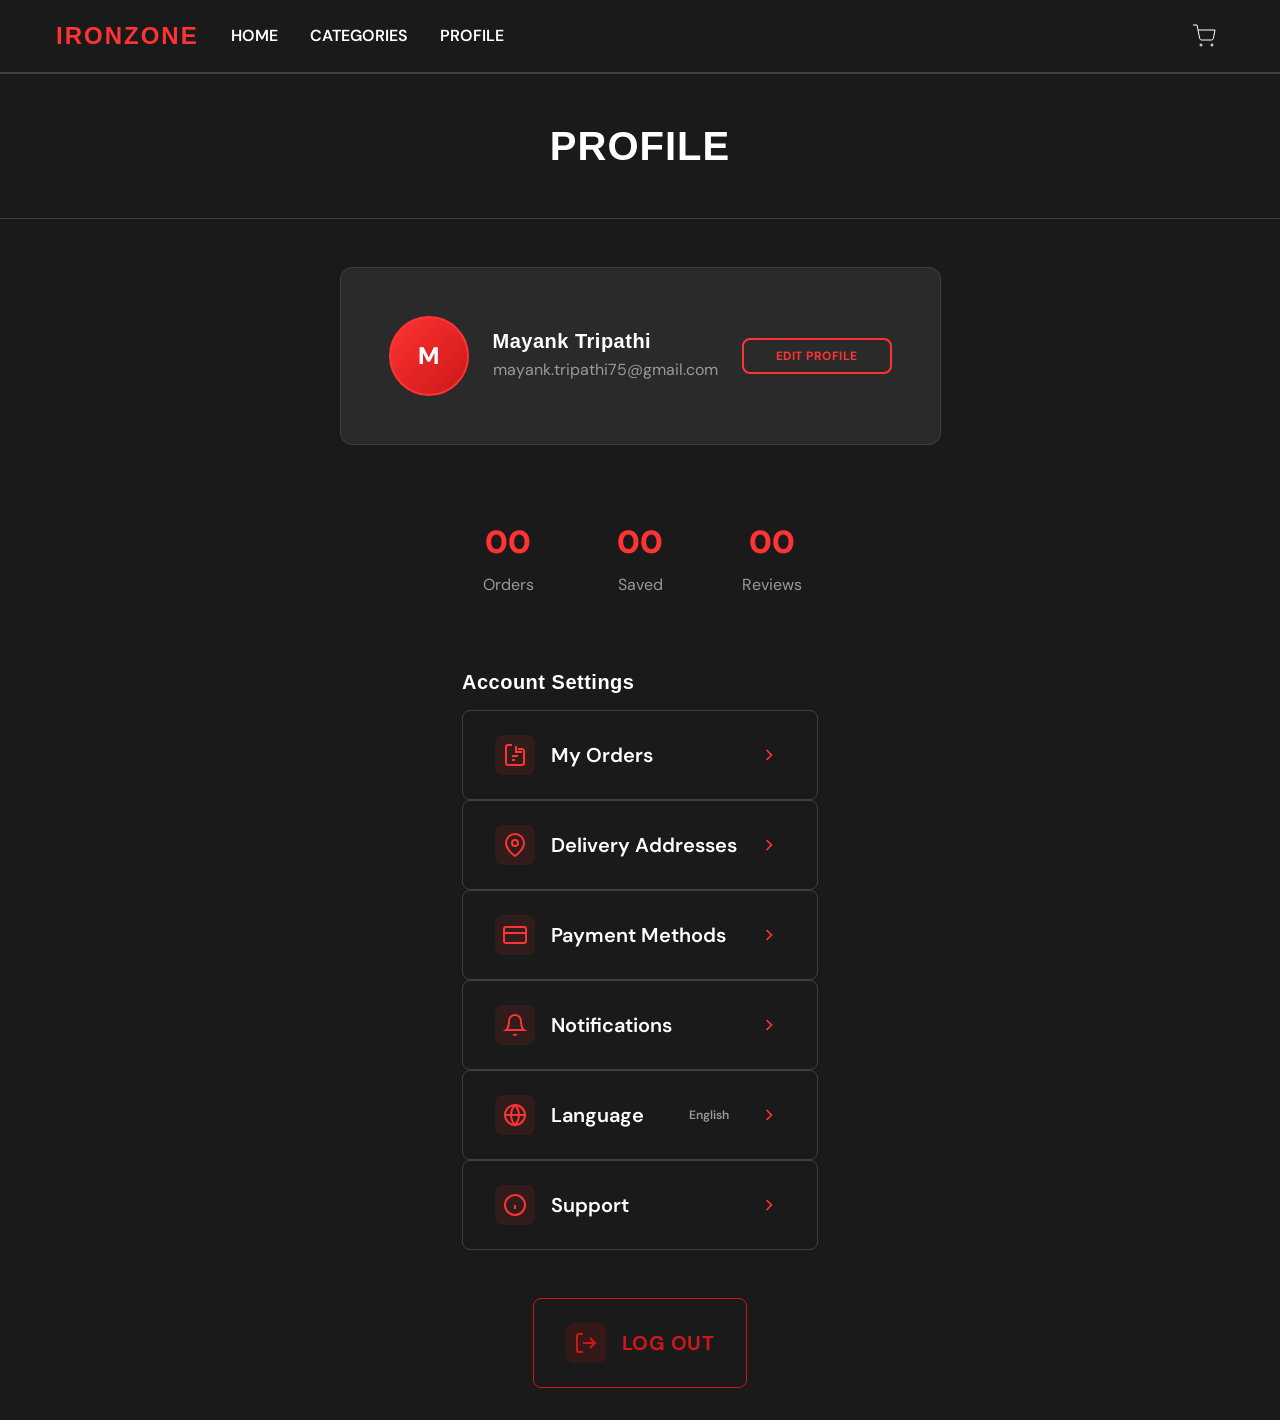
<file: profile.html>
<!DOCTYPE html>
<html lang="en">
<head>
    <meta charset="UTF-8">
    <meta name="viewport" content="width=device-width, initial-scale=1.0">
    <title>IRONZONE - My Profile</title>
    <link rel="stylesheet" href="styles/main.css">
    <link rel="stylesheet" href="styles/header.css">
    <link rel="stylesheet" href="styles/profile.css">
</head>
<body>
    <!-- Header Component -->
    <header class="header">
        <div class="header__container">
            <button class="header__menu-btn" id="menuBtn">
                <svg width="24" height="24" viewBox="0 0 24 24" fill="none" stroke="currentColor">
                    <line x1="3" y1="6" x2="21" y2="6"></line>
                    <line x1="3" y1="12" x2="21" y2="12"></line>
                    <line x1="3" y1="18" x2="21" y2="18"></line>
                </svg>
            </button>
            <h1 class="header__logo">IRONZONE</h1>
            
            <!-- Desktop Navigation Menu -->
            <nav class="desktop-menu">
                <a class="desktop-menu__item" href="index.html">HOME</a>
                <a class="desktop-menu__item" href="category.html">CATEGORIES</a>
                <a class="desktop-menu__item" href="profile.html">PROFILE</a>
            </nav>

            <button class="header__cart-btn" id="cartBtn">
                <svg width="24" height="24" viewBox="0 0 24 24" fill="none" stroke="currentColor">
                    <circle cx="9" cy="21" r="1"></circle>
                    <circle cx="20" cy="21" r="1"></circle>
                    <path d="M1 1h4l2.68 13.39a2 2 0 0 0 2 1.61h9.72a2 2 0 0 0 2-1.61L23 6H6"></path>
                </svg>
            </button>
        </div>
    </header>

    <!-- Mobile Menu -->
    <div class="mobile-menu__overlay" id="menuOverlay"></div>
    <div class="mobile-menu" id="mobileMenu">
        <div class="mobile-menu__items">
            <a class="mobile-menu__item" href="index.html">
                <div class="mobile-menu__icon">
                    <svg width="24" height="24" viewBox="0 0 24 24" fill="currentColor">
                        <path d="M10 20v-6h4v6h5v-8h3L12 3 2 12h3v8z"></path>
                    </svg>
                </div>
                <span>HOME</span>
            </a>
            <a class="mobile-menu__item" href="category.html">
                <div class="mobile-menu__icon">
                    <svg width="24" height="24" viewBox="0 0 24 24" fill="currentColor">
                        <path d="M3 3h8v8H3V3m10 0h8v8h-8V3M3 13h8v8H3v-8m10 0h8v8h-8v-8z"></path>
                    </svg>
                </div>
                <span>CATEGORIES</span>
            </a>
            <a class="mobile-menu__item" href="profile.html">
                <div class="mobile-menu__icon">
                    <svg width="24" height="24" viewBox="0 0 24 24" fill="currentColor">
                        <path d="M12 12c2.21 0 4-1.79 4-4s-1.79-4-4-4-4 1.79-4 4 1.79 4 4 4zm0 2c-2.67 0-8 1.34-8 4v2h16v-2c0-2.66-5.33-4-8-4z"></path>
                    </svg>
                </div>
                <span>PROFILE</span>
            </a>
            <a class="mobile-menu__item" href="cart.html">
                <div class="mobile-menu__icon">
                    <svg width="24" height="24" viewBox="0 0 24 24" fill="currentColor">
                        <circle cx="9" cy="21" r="1"></circle>
                        <circle cx="20" cy="21" r="1"></circle>
                        <path d="M1 1h4l2.68 13.39a2 2 0 0 0 2 1.61h9.72a2 2 0 0 0 2-1.61L23 6H6"></path>
                    </svg>
                </div>
                <span>CART</span>
            </a>
        </div>
    </div>

    <!-- Profile Page -->
    <main class="profile-page">
        <!-- Profile Title -->
        <div class="profile-page__header">
            <h2 class="profile-page__title">PROFILE</h2>
        </div>

        <!-- User Profile Card -->
        <section class="profile-card">
            <div class="profile-card__container">
                <!-- Avatar -->
                <div class="profile-card__avatar">
                    <span class="profile-card__initial">M</span>
                </div>

                <!-- User Info -->
                <div class="profile-card__info">
                    <h3 class="profile-card__name">Mayank Tripathi</h3>
                    <p class="profile-card__email">mayank.tripathi75@gmail.com</p>
                </div>
            </div>

            <!-- Edit Profile Button -->
            <button class="profile-card__edit-btn" id="editProfileBtn">
                <span>EDIT PROFILE</span>
            </button>
        </section>

        <!-- Stats Section -->
        <section class="profile-stats">
            <div class="profile-stat">
                <p class="profile-stat__value">00</p>
                <p class="profile-stat__label">Orders</p>
            </div>
            <div class="profile-stat">
                <p class="profile-stat__value">00</p>
                <p class="profile-stat__label">Saved</p>
            </div>
            <div class="profile-stat">
                <p class="profile-stat__value">00</p>
                <p class="profile-stat__label">Reviews</p>
            </div>
        </section>

        <!-- Profile Menu -->
        <section class="profile-menu">
            <!-- Account Section -->
            <div class="profile-menu__section">
                <h3 class="profile-menu__section-title">Account Settings</h3>
                
                <button class="profile-menu__item" id="myOrderBtn">
                    <div class="profile-menu__icon">
                        <svg width="24" height="24" viewBox="0 0 24 24" fill="none" stroke="currentColor" stroke-width="2">
                            <path d="M9 2H5c-1.1 0-2 .9-2 2v16c0 1.1.9 2 2 2h14c1.1 0 2-.9 2-2V8c0-1.1-.9-2-2-2h-4"></path>
                            <polyline points="13 3 13 9 19 9"></polyline>
                            <path d="M9 13h6M9 17h3"></path>
                        </svg>
                    </div>
                    <span class="profile-menu__label">My Orders</span>
                    <div class="profile-menu__arrow">
                        <svg width="20" height="20" viewBox="0 0 24 24" fill="none" stroke="currentColor" stroke-width="2">
                            <polyline points="9 18 15 12 9 6"></polyline>
                        </svg>
                    </div>
                </button>

            <!-- Delivery Addresses -->
            <button class="profile-menu__item" id="addressesBtn">
                <div class="profile-menu__icon">
                    <svg width="24" height="24" viewBox="0 0 24 24" fill="none" stroke="currentColor" stroke-width="2">
                        <path d="M21 10c0 7-9 13-9 13s-9-6-9-13a9 9 0 0 1 18 0z"></path>
                        <circle cx="12" cy="10" r="3"></circle>
                    </svg>
                </div>
                <span class="profile-menu__label">Delivery Addresses</span>
                <div class="profile-menu__arrow">
                    <svg width="20" height="20" viewBox="0 0 24 24" fill="none" stroke="currentColor" stroke-width="2">
                        <polyline points="9 18 15 12 9 6"></polyline>
                    </svg>
                </div>
            </button>

            <!-- Payment Methods -->
            <button class="profile-menu__item" id="paymentBtn">
                <div class="profile-menu__icon">
                    <svg width="24" height="24" viewBox="0 0 24 24" fill="none" stroke="currentColor" stroke-width="2">
                        <rect x="1" y="4" width="22" height="16" rx="2" ry="2"></rect>
                        <line x1="1" y1="10" x2="23" y2="10"></line>
                    </svg>
                </div>
                <span class="profile-menu__label">Payment Methods</span>
                <div class="profile-menu__arrow">
                    <svg width="20" height="20" viewBox="0 0 24 24" fill="none" stroke="currentColor" stroke-width="2">
                        <polyline points="9 18 15 12 9 6"></polyline>
                    </svg>
                </div>
            </button>

            <!-- Notifications -->
            <button class="profile-menu__item" id="notificationsBtn">
                <div class="profile-menu__icon">
                    <svg width="24" height="24" viewBox="0 0 24 24" fill="none" stroke="currentColor" stroke-width="2">
                        <path d="M18 8A6 6 0 0 0 6 8c0 7-3 9-3 9h18s-3-2-3-9"></path>
                        <path d="M13.73 21a2 2 0 0 1-3.46 0"></path>
                    </svg>
                </div>
                <span class="profile-menu__label">Notifications</span>
                <div class="profile-menu__arrow">
                    <svg width="20" height="20" viewBox="0 0 24 24" fill="none" stroke="currentColor" stroke-width="2">
                        <polyline points="9 18 15 12 9 6"></polyline>
                    </svg>
                </div>
            </button>

            <!-- Language -->
            <button class="profile-menu__item" id="languageBtn">
                <div class="profile-menu__icon">
                    <svg width="24" height="24" viewBox="0 0 24 24" fill="none" stroke="currentColor" stroke-width="2">
                        <circle cx="12" cy="12" r="10"></circle>
                        <path d="M12 2a15.3 15.3 0 0 1 4 10 15.3 15.3 0 0 1-4 10 15.3 15.3 0 0 1-4-10 15.3 15.3 0 0 1 4-10z"></path>
                        <line x1="2" y1="12" x2="22" y2="12"></line>
                    </svg>
                </div>
                <span class="profile-menu__label">Language</span>
                <div class="profile-menu__value">English</div>
                <div class="profile-menu__arrow">
                    <svg width="20" height="20" viewBox="0 0 24 24" fill="none" stroke="currentColor" stroke-width="2">
                        <polyline points="9 18 15 12 9 6"></polyline>
                    </svg>
                </div>
            </button>

            <!-- Support -->
            <button class="profile-menu__item" id="supportBtn">
                <div class="profile-menu__icon">
                    <svg width="24" height="24" viewBox="0 0 24 24" fill="none" stroke="currentColor" stroke-width="2">
                        <circle cx="12" cy="12" r="10"></circle>
                        <path d="M12 16v-4M12 8h.01"></path>
                    </svg>
                </div>
                <span class="profile-menu__label">Support</span>
                <div class="profile-menu__arrow">
                    <svg width="20" height="20" viewBox="0 0 24 24" fill="none" stroke="currentColor" stroke-width="2">
                        <polyline points="9 18 15 12 9 6"></polyline>
                    </svg>
                </div>
            </button>
        </section>

        <!-- Log Out Button -->
        <section class="profile-logout">
            <button class="logout-btn" id="logoutBtn">
                <div class="logout-btn__icon">
                    <svg width="24" height="24" viewBox="0 0 24 24" fill="none" stroke="currentColor" stroke-width="2">
                        <path d="M9 21H5a2 2 0 0 1-2-2V5a2 2 0 0 1 2-2h4"></path>
                        <polyline points="16 17 21 12 16 7"></polyline>
                        <line x1="21" y1="12" x2="9" y2="12"></line>
                    </svg>
                </div>
                <span>LOG OUT</span>
            </button>
        </section>
    </main>

    <script src="js/main.js"></script>
    <script src="js/profile.js"></script>
</body>
</html>
</file>
<file: styles/main.css>
/* ============================================
   MAIN.CSS - Base & Global Styles
   Mobile-First Approach
   ============================================ */

@import url('https://fonts.googleapis.com/css2?family=Bebus+Neue&family=DM+Sans:wght@400;500;700&display=swap');

* {
    margin: 0;
    padding: 0;
    box-sizing: border-box;
}

:root {
    /* Colors */
    --color-primary: #ff3333;
    --color-dark: #1a1a1a;
    --color-dark-secondary: #2a2a2a;
    --color-light: #f5f5f5;
    --color-text: #ffffff;
    --color-text-muted: #999999;
    --color-border: #404040;
    
    /* Typography */
    --font-family-primary: 'Bebus Neue', sans-serif;
    --font-family-secondary: 'DM Sans', sans-serif;
    --font-size-base: 14px;
    --font-size-sm: 12px;
    --font-size-md: 16px;
    --font-size-lg: 20px;
    --font-size-xl: 24px;
    --font-size-2xl: 28px;
    
    /* Spacing */
    --spacing-xs: 4px;
    --spacing-sm: 8px;
    --spacing-md: 16px;
    --spacing-lg: 24px;
    --spacing-xl: 32px;
    --spacing-2xl: 48px;
    
    /* Border Radius */
    --radius-sm: 4px;
    --radius-md: 8px;
    --radius-lg: 12px;
    
    /* Transitions */
    --transition-fast: 150ms ease-in-out;
    --transition-base: 300ms ease-in-out;
}

html {
    font-size: 16px;
}

body {
    font-family: var(--font-family-secondary);
    background-color: var(--color-dark);
    color: var(--color-text);
    font-size: var(--font-size-base);
    line-height: 1.6;
    overflow-x: hidden;
}

/* Typography */
h1, h2, h3, h4, h5, h6 {
    font-family: var(--font-family-primary);
    font-weight: 700;
    line-height: 1.2;
    margin-bottom: var(--spacing-md);
    letter-spacing: 0.5px;
}

h1 {
    font-size: var(--font-size-2xl);
}

h2 {
    font-size: var(--font-size-xl);
}

h3 {
    font-size: var(--font-size-lg);
}

p {
    color: var(--color-text-muted);
    margin-bottom: var(--spacing-md);
}

a {
    color: var(--color-primary);
    text-decoration: none;
    transition: color var(--transition-fast);
}

a:hover {
    color: #ff5555;
}

/* Buttons */
button {
    font-family: inherit;
    cursor: pointer;
    border: none;
    background: none;
    padding: 0;
}

.btn {
    display: inline-block;
    padding: var(--spacing-sm) var(--spacing-lg);
    background-color: var(--color-primary);
    color: white;
    border-radius: var(--radius-md);
    font-weight: 600;
    font-size: var(--font-size-md);
    transition: background-color var(--transition-fast);
    text-transform: uppercase;
    letter-spacing: 0.5px;
}

.btn:hover {
    background-color: #ff5555;
}

.btn:active {
    transform: scale(0.98);
}

/* Containers */
.container {
    width: 100%;
    padding: 0 var(--spacing-md);
    margin: 0 auto;
}

/* Images */
img {
    max-width: 100%;
    height: auto;
    display: block;
}

/* Sections */
section {
    padding: var(--spacing-xl) 0;
}

/* Scroll Behavior */
html {
    scroll-behavior: smooth;
}

/* Remove default focus outline for mouse users */
:focus-visible {
    outline: 2px solid var(--color-primary);
    outline-offset: 2px;
}

/* Utility Classes */
.sr-only {
    position: absolute;
    width: 1px;
    height: 1px;
    padding: 0;
    margin: -1px;
    overflow: hidden;
    clip: rect(0, 0, 0, 0);
    white-space: nowrap;
    border-width: 0;
}

.no-scroll {
    overflow: hidden;
}
</file>
<file: styles/header.css>
/* ============================================
   HEADER.CSS - Header Component
   Mobile-First
   ============================================ */

.header {
    background-color: var(--color-dark);
    border-bottom: 2px solid var(--color-border);
    padding: var(--spacing-md) 0;
    position: sticky;
    top: 0;
    z-index: 100;
}

.header__container {
    display: flex;
    align-items: center;
    justify-content: space-between;
    max-width: 1200px;
    margin: 0 auto;
    padding: 0 var(--spacing-md);
}

.header__menu-btn {
    display: flex;
    align-items: center;
    justify-content: center;
    width: 40px;
    height: 40px;
    color: var(--color-primary);
    transition: color var(--transition-fast);
}

.header__menu-btn:hover {
    color: #ff5555;
}

.header__logo {
    font-size: var(--font-size-xl);
    font-weight: 800;
    letter-spacing: 2px;
    color: var(--color-primary);
    flex: 1;
    text-align: center;
    margin: 0;
}

.header__cart-btn {
    display: flex;
    align-items: center;
    justify-content: center;
    width: 40px;
    height: 40px;
    color: var(--color-text);
    position: relative;
    transition: color var(--transition-fast);
}

.header__cart-btn:hover {
    color: var(--color-primary);
}

/* Cart Badge */
.cart-badge {
    position: absolute;
    top: -5px;
    right: -5px;
    display: flex;
    align-items: center;
    justify-content: center;
    min-width: 20px;
    height: 20px;
    background-color: var(--color-primary);
    color: white;
    border-radius: 50%;
    font-size: 11px;
    font-weight: 700;
    padding: 0 4px;
    border: 2px solid var(--color-dark);
}
/* Mobile Menu */
.mobile-menu {
    position: fixed;
    left: -100%;
    top: 0;
    width: 80%;
    height: 100vh;
    background-color: var(--color-dark);
    border-right: 2px solid var(--color-border);
    z-index: 200;
    transition: left var(--transition-base);
    padding-top: 80px;
    overflow-y: auto;
}

.mobile-menu.active {
    left: 0;
}

.mobile-menu__overlay {
    position: fixed;
    top: 0;
    left: 0;
    width: 100%;
    height: 100%;
    background-color: rgba(0, 0, 0, 0.7);
    z-index: 150;
    opacity: 0;
    visibility: hidden;
    transition: opacity var(--transition-base), visibility var(--transition-base);
}

.mobile-menu__overlay.active {
    opacity: 1;
    visibility: visible;
}

.mobile-menu__items {
    display: flex;
    flex-direction: column;
    gap: 0;
    padding: 0;
}

.mobile-menu__item {
    display: flex;
    align-items: center;
    gap: var(--spacing-lg);
    padding: var(--spacing-lg);
    border-bottom: 1px solid var(--color-border);
    color: var(--color-text);
    cursor: pointer;
    transition: all var(--transition-fast);
    text-decoration: none;
    font-weight: 600;
    font-size: var(--font-size-md);
}

.mobile-menu__item:hover {
    background-color: var(--color-dark-secondary);
    color: var(--color-primary);
    padding-left: calc(var(--spacing-lg) + var(--spacing-sm));
}

.mobile-menu__icon {
    display: flex;
    align-items: center;
    justify-content: center;
    width: 40px;
    height: 40px;
    background-color: rgba(255, 51, 51, 0.1);
    border-radius: var(--radius-md);
    color: var(--color-primary);
}

.mobile-menu__icon svg {
    width: 24px;
    height: 24px;
}

/* Desktop Menu - Hidden on Mobile */
.desktop-menu {
    display: none;
    gap: var(--spacing-xl);
}

.desktop-menu__item {
    color: var(--color-text);
    text-decoration: none;
    font-weight: 600;
    font-size: var(--font-size-md);
    transition: color var(--transition-fast);
    cursor: pointer;
}

.desktop-menu__item:hover {
    color: var(--color-primary);
}

/* Desktop View (1024px+) */
@media (min-width: 1024px) {
    .header__container {
        justify-content: space-between;
    }

    .header__menu-btn {
        display: none;
    }

    .header__logo {
        flex: 0;
        margin-right: var(--spacing-xl);
    }

    .desktop-menu {
        display: flex;
        flex: 1;
    }

    .mobile-menu {
        display: none !important;
    }

    .mobile-menu__overlay {
        display: none !important;
    }

    .header__cart-btn {
        margin-left: var(--spacing-xl);
    }
}
</file>
<file: styles/cart.css>
/* ============================================
   CART.CSS - Shopping Cart Page
   Mobile-First Approach
   ============================================ */

.cart-page {
    background-color: var(--color-dark);
    min-height: 100vh;
    padding-bottom: var(--spacing-xl);
}

.cart-header {
    padding: var(--spacing-lg) var(--spacing-md);
    border-bottom: 1px solid var(--color-border);
}

.cart-header h1 {
    font-size: var(--font-size-2xl);
    font-weight: 800;
    color: var(--color-text);
    margin: 0;
    text-transform: uppercase;
    letter-spacing: 1px;
}

.cart-container {
    display: grid;
    grid-template-columns: 1fr;
    gap: var(--spacing-lg);
    padding: var(--spacing-lg) var(--spacing-md);
}

/* Empty Cart */
.empty-cart {
    text-align: center;
    padding: var(--spacing-2xl) var(--spacing-lg);
    color: var(--color-text-muted);
}

.empty-cart svg {
    margin-bottom: var(--spacing-lg);
    color: var(--color-text-muted);
    opacity: 0.5;
}

.empty-cart h2 {
    color: var(--color-text);
    margin: 0 0 var(--spacing-md) 0;
    font-size: var(--font-size-xl);
}

.empty-cart p {
    margin: 0 0 var(--spacing-lg) 0;
}

.btn-continue-shopping {
    display: inline-block;
    padding: var(--spacing-md) var(--spacing-xl);
    background-color: var(--color-primary);
    color: white;
    text-decoration: none;
    border-radius: var(--radius-md);
    font-weight: 700;
    transition: all var(--transition-base);
}

.btn-continue-shopping:hover {
    background-color: #cc1818;
}

/* Cart Items */
.cart-items {
    min-height: 300px;
}

.cart-item {
    display: flex;
    gap: var(--spacing-md);
    padding: var(--spacing-lg);
    background-color: var(--color-dark-secondary);
    border: 1px solid var(--color-border);
    border-radius: var(--radius-lg);
    margin-bottom: var(--spacing-md);
}

.cart-item__image {
    width: 100px;
    height: 100px;
    background: linear-gradient(135deg, #2a2a2a 0%, #1a1a1a 100%);
    border-radius: var(--radius-md);
    display: flex;
    align-items: center;
    justify-content: center;
    color: #666;
    flex-shrink: 0;
    font-size: var(--font-size-sm);
}

.cart-item__content {
    flex: 1;
    display: flex;
    flex-direction: column;
    justify-content: space-between;
}

.cart-item__header {
    display: flex;
    justify-content: space-between;
    align-items: start;
    margin-bottom: var(--spacing-md);
}

.cart-item__brand {
    font-size: var(--font-size-xs);
    color: var(--color-text-muted);
    text-transform: uppercase;
    letter-spacing: 0.5px;
}

.cart-item__name {
    font-size: var(--font-size-md);
    font-weight: 700;
    color: var(--color-text);
    margin-bottom: var(--spacing-xs);
}

.cart-item__price {
    color: var(--color-primary);
    font-weight: 700;
    font-size: var(--font-size-lg);
}

.cart-item__original-price {
    color: var(--color-text-muted);
    font-size: var(--font-size-sm);
    text-decoration: line-through;
    margin-left: var(--spacing-sm);
}

.cart-item__remove {
    background: none;
    border: none;
    color: #ff5555;
    cursor: pointer;
    font-size: var(--font-size-xs);
    font-weight: 700;
    text-transform: uppercase;
    transition: all var(--transition-fast);
}

.cart-item__remove:hover {
    color: #ff1818;
}

.cart-item__footer {
    display: flex;
    align-items: center;
    justify-content: space-between;
}

.quantity-selector {
    display: flex;
    align-items: center;
    gap: var(--spacing-sm);
    border: 1px solid var(--color-border);
    border-radius: var(--radius-md);
    overflow: hidden;
}

.quantity-btn {
    width: 32px;
    height: 32px;
    background-color: transparent;
    border: none;
    color: var(--color-primary);
    cursor: pointer;
    transition: all var(--transition-fast);
    display: flex;
    align-items: center;
    justify-content: center;
}

.quantity-btn:hover {
    background-color: var(--color-dark);
}

.quantity-input {
    width: 40px;
    height: 32px;
    border: none;
    background-color: transparent;
    color: var(--color-text);
    text-align: center;
    font-weight: 600;
}

.quantity-input:focus {
    outline: none;
}

.item-total {
    font-weight: 700;
    color: var(--color-primary);
    font-size: var(--font-size-lg);
}

/* Cart Summary */
.cart-summary {
    position: sticky;
    top: 100px;
    height: fit-content;
}

.summary-card {
    background-color: var(--color-dark-secondary);
    border: 1px solid var(--color-border);
    border-radius: var(--radius-lg);
    padding: var(--spacing-lg);
}

.summary-card h2 {
    font-size: var(--font-size-lg);
    font-weight: 800;
    color: var(--color-text);
    margin: 0 0 var(--spacing-lg) 0;
    text-transform: uppercase;
}

.summary-row {
    display: flex;
    justify-content: space-between;
    padding: var(--spacing-md) 0;
    border-bottom: 1px solid var(--color-border);
    color: var(--color-text);
    font-weight: 600;
}

.summary-row.divider {
    border-bottom: 2px solid var(--color-primary);
    padding: var(--spacing-lg) 0;
}

.btn-checkout {
    width: 100%;
    padding: var(--spacing-lg);
    background-color: var(--color-primary);
    border: none;
    color: white;
    border-radius: var(--radius-md);
    font-weight: 700;
    font-size: var(--font-size-lg);
    cursor: pointer;
    transition: all var(--transition-base);
    margin-top: var(--spacing-lg);
    text-transform: uppercase;
    letter-spacing: 1px;
}

.btn-checkout:hover {
    background-color: #cc1818;
    transform: translateY(-2px);
}

.btn-checkout:active {
    transform: scale(0.98);
}

.btn-continue {
    display: block;
    text-align: center;
    padding: var(--spacing-md);
    margin-top: var(--spacing-md);
    color: var(--color-primary);
    text-decoration: none;
    border: 2px solid var(--color-primary);
    border-radius: var(--radius-md);
    font-weight: 700;
    transition: all var(--transition-base);
    text-transform: uppercase;
    letter-spacing: 0.5px;
}

.btn-continue:hover {
    background-color: var(--color-primary);
    color: white;
}

/* Tablet (640px and up) */
@media (min-width: 640px) {
    .cart-header {
        padding: var(--spacing-lg);
    }

    .cart-container {
        padding: var(--spacing-lg);
    }

    .cart-item {
        padding: var(--spacing-lg);
    }

    .cart-item__image {
        width: 120px;
        height: 120px;
    }
}

/* Medium Devices (768px and up) */
@media (min-width: 768px) {
    .cart-header h1 {
        font-size: 2.5rem;
    }

    .cart-container {
        grid-template-columns: 1fr 350px;
        gap: var(--spacing-2xl);
        padding: var(--spacing-2xl);
        max-width: 1200px;
        margin: 0 auto;
    }

    .cart-item {
        padding: var(--spacing-lg);
    }
}

/* Large Devices (1024px and up) */
@media (min-width: 1024px) {
    .cart-container {
        grid-template-columns: 1fr 400px;
    }

    .summary-card {
        padding: var(--spacing-xl);
    }

    .cart-item__image {
        width: 140px;
        height: 140px;
    }
}

/* Accessibility - Reduced Motion */
@media (prefers-reduced-motion: reduce) {
    .btn-checkout,
    .btn-continue,
    .btn-continue-shopping {
        transition: none !important;
    }
}

/* Touch Devices */
@media (hover: none) and (pointer: coarse) {
    .btn-checkout:hover,
    .btn-continue:hover {
        transform: none;
    }
}
</file>
<file: styles/category.css>
/* ============================================
   CATEGORY.CSS - Categories Page
   Mobile-First Approach
   ============================================ */

/* Filter Bar */
.category-page__filter-bar {
    padding: var(--spacing-md);
    display: flex;
    justify-content: flex-end;
    border-bottom: 1px solid var(--color-border);
    background-color: var(--color-dark);
}

.filter-btn {
    display: flex;
    align-items: center;
    justify-content: center;
    width: 40px;
    height: 40px;
    background-color: var(--color-dark-secondary);
    border: 1px solid var(--color-border);
    border-radius: var(--radius-md);
    color: var(--color-text);
    cursor: pointer;
    transition: all var(--transition-fast);
}

.filter-btn:hover {
    background-color: var(--color-primary);
    border-color: var(--color-primary);
}

.filter-btn svg {
    width: 20px;
    height: 20px;
}

/* Disciplines Section */
.disciplines {
    padding: var(--spacing-lg) var(--spacing-md);
}

.disciplines__title {
    font-size: var(--font-size-xl);
    font-weight: 800;
    margin-bottom: var(--spacing-lg);
    color: var(--color-text);
}

/* Main Category Card */
.category-card {
    margin-bottom: var(--spacing-lg);
    border-radius: var(--radius-lg);
    overflow: hidden;
    color: white;
    transition: all var(--transition-base);
}

.category-card--boxing {
    background: linear-gradient(135deg, #cc1818 0%, #8b0f0f 100%);
}

.category-card--gym {
    background: linear-gradient(135deg, #1e40af 0%, #0c1d6b 100%);
}

.category-card--calisthenics {
    background: linear-gradient(135deg, #15803d 0%, #0d3a1f 100%);
}

/* Category Card Header */
.category-card__header {
    display: flex;
    align-items: center;
    gap: var(--spacing-md);
    padding: var(--spacing-lg);
    cursor: pointer;
    user-select: none;
}

.category-card__icon {
    display: flex;
    align-items: center;
    justify-content: center;
    width: 48px;
    height: 48px;
    background-color: rgba(255, 255, 255, 0.1);
    border-radius: var(--radius-md);
    flex-shrink: 0;
}

.category-card__icon svg {
    width: 32px;
    height: 32px;
    color: white;
}

.category-card__info {
    flex: 1;
}

.category-card__name {
    font-size: var(--font-size-md);
    font-weight: 700;
    margin: 0 0 var(--spacing-xs) 0;
    color: white;
}

.category-card__description {
    font-size: var(--font-size-sm);
    margin: 0;
    color: rgba(255, 255, 255, 0.8);
    opacity: 0.9;
}

.category-card__toggle {
    display: flex;
    align-items: center;
    justify-content: center;
    width: 40px;
    height: 40px;
    background: none;
    border: none;
    color: white;
    cursor: pointer;
    transition: transform var(--transition-fast);
    flex-shrink: 0;
}

.category-card__toggle.active {
    transform: rotate(90deg);
}

.category-card__toggle svg {
    width: 24px;
    height: 24px;
}

/* Product Count */
.category-card__product-count {
    padding: 0 var(--spacing-lg) var(--spacing-md);
    text-align: center;
    color: white;
    font-size: var(--font-size-sm);
    font-weight: 600;
    opacity: 0.9;
}

.category-card__product-count span {
    display: inline-block;
    padding: var(--spacing-xs) var(--spacing-md);
    background-color: rgba(0, 0, 0, 0.2);
    border-radius: var(--radius-sm);
}

/* Subcategories */
.category-card__subcategories {
    display: none;
    flex-wrap: wrap;
    gap: var(--spacing-sm);
    padding: 0 var(--spacing-lg) var(--spacing-lg);
}

.category-card__subcategories.active {
    display: flex;
}

.subcategory-btn {
    padding: var(--spacing-sm) var(--spacing-md);
    background-color: rgba(255, 255, 255, 0.15);
    color: white;
    border: 1px solid rgba(255, 255, 255, 0.3);
    border-radius: var(--radius-md);
    font-size: var(--font-size-sm);
    font-weight: 600;
    cursor: pointer;
    transition: all var(--transition-fast);
    white-space: nowrap;
}

.subcategory-btn:hover {
    background-color: rgba(255, 255, 255, 0.25);
    border-color: white;
    transform: translateY(-2px);
}

.subcategory-btn:active {
    transform: scale(0.95);
}

/* More Categories Section */
.more-categories {
    padding: var(--spacing-lg) var(--spacing-md);
}

.more-categories__title {
    font-size: var(--font-size-lg);
    font-weight: 800;
    margin-bottom: var(--spacing-lg);
    color: var(--color-text);
    text-transform: uppercase;
    letter-spacing: 0.5px;
}

/* Category Item (List Style) */
.category-item {
    margin-bottom: var(--spacing-md);
    background-color: var(--color-dark-secondary);
    border: 1px solid var(--color-border);
    border-radius: var(--radius-lg);
    overflow: hidden;
    transition: all var(--transition-base);
}

.category-item:hover {
    border-color: var(--color-primary);
    background-color: rgba(255, 51, 51, 0.05);
}

.category-item__header {
    display: flex;
    align-items: center;
    gap: var(--spacing-md);
    padding: var(--spacing-lg);
    cursor: pointer;
}

.category-item__icon {
    display: flex;
    align-items: center;
    justify-content: center;
    width: 44px;
    height: 44px;
    background-color: rgba(255, 51, 51, 0.1);
    border-radius: var(--radius-md);
    color: var(--color-primary);
    flex-shrink: 0;
}

.category-item__icon svg {
    width: 28px;
    height: 28px;
}

.category-item__info {
    flex: 1;
}

.category-item__name {
    font-size: var(--font-size-md);
    font-weight: 700;
    margin: 0 0 var(--spacing-xs) 0;
    color: var(--color-text);
}

.category-item__count {
    font-size: var(--font-size-sm);
    color: var(--color-text-muted);
    margin: 0;
}

.category-item__arrow {
    display: flex;
    align-items: center;
    justify-content: center;
    width: 40px;
    height: 40px;
    background: none;
    border: none;
    color: var(--color-primary);
    cursor: pointer;
    transition: transform var(--transition-fast);
    flex-shrink: 0;
}

.category-item__arrow:hover {
    transform: translateX(4px);
}

.category-item__arrow svg {
    width: 20px;
    height: 20px;
}

/* Tablet (640px and up) */
@media (min-width: 640px) {
    .disciplines {
        padding: var(--spacing-lg);
    }

    .more-categories {
        padding: var(--spacing-lg);
    }

    .category-card {
        margin-bottom: var(--spacing-lg);
    }

    .category-item {
        margin-bottom: var(--spacing-md);
    }
}

/* Medium Devices (768px and up) */
@media (min-width: 768px) {
    .disciplines {
        padding: var(--spacing-2xl) var(--spacing-lg);
    }

    .disciplines__title {
        font-size: var(--font-size-2xl);
        margin-bottom: var(--spacing-2xl);
    }

    .category-card {
        margin-bottom: var(--spacing-xl);
    }

    .category-card__header {
        padding: var(--spacing-xl);
        gap: var(--spacing-lg);
    }

    .category-card__icon {
        width: 64px;
        height: 64px;
    }

    .category-card__icon svg {
        width: 40px;
        height: 40px;
    }

    .category-card__name {
        font-size: var(--font-size-lg);
    }

    .category-card__description {
        font-size: var(--font-size-md);
    }

    .category-card__product-count {
        padding: 0 var(--spacing-xl) var(--spacing-lg);
        font-size: var(--font-size-md);
    }

    .category-card__subcategories {
        padding: 0 var(--spacing-xl) var(--spacing-xl);
        gap: var(--spacing-md);
    }

    .subcategory-btn {
        padding: var(--spacing-sm) var(--spacing-lg);
        font-size: var(--font-size-md);
    }

    .more-categories {
        padding: var(--spacing-2xl) var(--spacing-lg);
    }

    .more-categories__title {
        font-size: var(--font-size-xl);
        margin-bottom: var(--spacing-2xl);
    }

    .category-item {
        margin-bottom: var(--spacing-lg);
    }

    .category-item__header {
        padding: var(--spacing-lg);
    }

    .category-item__icon {
        width: 50px;
        height: 50px;
    }

    .category-item__name {
        font-size: var(--font-size-lg);
    }

    .category-item__count {
        font-size: var(--font-size-md);
    }
}

/* Large Devices (1024px and up) */
@media (min-width: 1024px) {
    .category-page__filter-bar {
        padding: var(--spacing-lg);
    }

    .disciplines {
        max-width: 1200px;
        margin: 0 auto;
        padding: var(--spacing-2xl) var(--spacing-lg);
    }

    .more-categories {
        max-width: 1200px;
        margin: 0 auto;
        padding: var(--spacing-2xl) var(--spacing-lg);
    }

    .category-card {
        margin-bottom: var(--spacing-xl);
    }

    .category-item {
        margin-bottom: var(--spacing-lg);
    }

    .more-categories__grid {
        display: grid;
        grid-template-columns: repeat(2, 1fr);
        gap: var(--spacing-lg);
    }
}

/* Extra Large Devices (1200px and up) */
@media (min-width: 1200px) {
    .disciplines {
        padding: var(--spacing-2xl) auto;
    }

    .more-categories {
        padding: var(--spacing-2xl) auto;
    }

    .category-card {
        margin-bottom: var(--spacing-2xl);
    }

    .category-item {
        margin-bottom: var(--spacing-xl);
    }
}

/* Accessibility - Reduced Motion */
@media (prefers-reduced-motion: reduce) {
    .category-card,
    .category-card__toggle,
    .category-item,
    .subcategory-btn,
    .filter-btn,
    .category-item__arrow {
        transition: none !important;
    }
}

/* Touch Devices */
@media (hover: none) and (pointer: coarse) {
    .filter-btn,
    .category-card__toggle,
    .subcategory-btn,
    .category-item__arrow {
        padding: var(--spacing-md);
    }

    .subcategory-btn:hover {
        background-color: rgba(255, 255, 255, 0.15);
    }

    .category-item:hover {
        background-color: var(--color-dark-secondary);
        border-color: var(--color-border);
    }
}
</file>
<file: styles/checkout.css>
/* ============================================
   CHECKOUT.CSS - Checkout Page Styles
   ============================================ */

:root {
    --color-primary: #ff3333;
    --color-dark: #1a1a1a;
    --color-text: #ffffff;
    --color-text-muted: #999999;
    --color-border: #333333;
    --color-success: #4caf50;
    --spacing-xs: 8px;
    --spacing-sm: 12px;
    --spacing-md: 16px;
    --spacing-lg: 24px;
    --spacing-xl: 32px;
    --radius-md: 8px;
    --radius-lg: 12px;
    --transition-base: 0.3s ease;
}

/* ============ PAGE LAYOUT ============ */
.checkout-page {
    max-width: 500px;
    margin: 0 auto;
    padding: var(--spacing-md);
    min-height: 100vh;
    background-color: var(--color-dark);
}

@media (min-width: 1024px) {
    .checkout-page {
        max-width: 1200px;
        display: grid;
        grid-template-columns: 1fr 1fr;
        gap: var(--spacing-xl);
        padding: var(--spacing-lg);
    }
}

/* ============ HEADER ============ */
.checkout-header {
    display: flex;
    align-items: center;
    justify-content: space-between;
    margin-bottom: var(--spacing-lg);
    padding-bottom: var(--spacing-md);
    border-bottom: 1px solid var(--color-border);
}

.checkout-header__back {
    background: none;
    border: none;
    color: var(--color-text);
    cursor: pointer;
    padding: 0;
    display: flex;
    align-items: center;
    justify-content: center;
    width: 40px;
    height: 40px;
}

.checkout-header__back:active {
    opacity: 0.7;
}

.checkout-header__title {
    font-size: 24px;
    font-weight: 700;
    text-align: center;
    flex: 1;
}

.checkout-header__spacer {
    width: 40px;
}

@media (min-width: 1024px) {
    .checkout-header {
        display: none;
    }
}

/* ============ PROGRESS STEPS ============ */
.checkout-steps {
    display: flex;
    justify-content: space-between;
    margin-bottom: var(--spacing-lg);
    gap: var(--spacing-sm);
}

.checkout-steps__step {
    flex: 1;
    display: flex;
    flex-direction: column;
    align-items: center;
    gap: var(--spacing-xs);
    opacity: 0.5;
    transition: opacity var(--transition-base);
}

.checkout-steps__step.active,
.checkout-steps__step.completed {
    opacity: 1;
}

.checkout-steps__number {
    width: 32px;
    height: 32px;
    border-radius: 50%;
    background-color: var(--color-border);
    display: flex;
    align-items: center;
    justify-content: center;
    font-weight: 700;
    font-size: 14px;
}

.checkout-steps__step.active .checkout-steps__number {
    background-color: var(--color-primary);
    color: white;
}

.checkout-steps__step.completed .checkout-steps__number {
    background-color: var(--color-success);
    color: white;
}

.checkout-steps__label {
    font-size: 12px;
    color: var(--color-text-muted);
    text-align: center;
}

/* ============ SECTIONS ============ */
.checkout-section {
    display: none;
    animation: fadeIn 0.3s ease;
}

.checkout-section.active {
    display: block;
}

@keyframes fadeIn {
    from {
        opacity: 0;
    }
    to {
        opacity: 1;
    }
}

.checkout-section__title {
    font-size: 18px;
    font-weight: 700;
    margin-bottom: var(--spacing-lg);
}

/* ============ FORMS ============ */
.checkout-form {
    margin-bottom: var(--spacing-lg);
}

.form-group {
    margin-bottom: var(--spacing-md);
}

.form-row {
    display: grid;
    grid-template-columns: 1fr 1fr;
    gap: var(--spacing-md);
}

.form-label {
    display: block;
    font-size: 12px;
    font-weight: 600;
    margin-bottom: var(--spacing-xs);
    color: var(--color-text-muted);
    text-transform: uppercase;
    letter-spacing: 0.5px;
}

.form-input {
    width: 100%;
    padding: var(--spacing-md);
    background-color: var(--color-border);
    border: 1px solid var(--color-border);
    color: var(--color-text);
    border-radius: var(--radius-md);
    font-size: 16px;
    transition: border-color var(--transition-base);
}

.form-input:focus {
    outline: none;
    border-color: var(--color-primary);
    background-color: rgba(255, 51, 51, 0.05);
}

.form-input::placeholder {
    color: var(--color-text-muted);
}

/* ============ PAYMENT OPTIONS ============ */
.payment-options {
    display: flex;
    flex-direction: column;
    gap: var(--spacing-md);
    margin-bottom: var(--spacing-lg);
}

.payment-option {
    position: relative;
    cursor: pointer;
}

.payment-option input[type="radio"] {
    display: none;
}

.payment-option__content {
    display: flex;
    align-items: center;
    gap: var(--spacing-md);
    padding: var(--spacing-md);
    border: 2px solid var(--color-border);
    border-radius: var(--radius-md);
    transition: all var(--transition-base);
    background-color: var(--color-border);
}

.payment-option input[type="radio"]:checked + .payment-option__content {
    border-color: var(--color-primary);
    background-color: rgba(255, 51, 51, 0.1);
}

.payment-option__icon {
    width: 40px;
    height: 40px;
    display: flex;
    align-items: center;
    justify-content: center;
    background-color: var(--color-dark);
    border-radius: var(--radius-md);
    color: var(--color-primary);
}

.payment-option__label {
    font-weight: 600;
}

/* ============ CARD DETAILS ============ */
.card-details {
    background-color: var(--color-border);
    padding: var(--spacing-md);
    border-radius: var(--radius-md);
    margin-bottom: var(--spacing-lg);
}

.card-details.hidden {
    display: none;
}

/* ============ COD DETAILS ============ */
.cod-details {
    background-color: var(--color-border);
    padding: var(--spacing-md);
    border-radius: var(--radius-md);
    margin-bottom: var(--spacing-lg);
}

.cod-details.hidden {
    display: none;
}

.info-box {
    display: flex;
    gap: var(--spacing-md);
    color: var(--color-success);
}

.info-box svg {
    flex-shrink: 0;
}

.info-box__title {
    font-weight: 600;
    margin-bottom: var(--spacing-xs);
}

.info-box__desc {
    font-size: 14px;
    color: var(--color-text-muted);
}

/* ============ ORDER ITEMS ============ */
.order-items {
    background-color: var(--color-border);
    padding: var(--spacing-md);
    border-radius: var(--radius-md);
    margin-bottom: var(--spacing-lg);
}

.order-items__title {
    font-size: 14px;
    font-weight: 700;
    margin-bottom: var(--spacing-md);
}

.order-item {
    display: flex;
    justify-content: space-between;
    align-items: flex-start;
    gap: var(--spacing-md);
    padding-bottom: var(--spacing-md);
    border-bottom: 1px solid rgba(255, 255, 255, 0.1);
}

.order-item:last-child {
    border-bottom: none;
    padding-bottom: 0;
}

.order-item__info {
    flex: 1;
}

.order-item__name {
    font-weight: 600;
    margin-bottom: var(--spacing-xs);
}

.order-item__details {
    font-size: 12px;
    color: var(--color-text-muted);
}

.order-item__price {
    text-align: right;
}

.order-item__qty {
    font-size: 12px;
    color: var(--color-text-muted);
}

/* ============ ORDER TOTAL ============ */
.order-total {
    background-color: var(--color-border);
    padding: var(--spacing-md);
    border-radius: var(--radius-md);
    margin-bottom: var(--spacing-lg);
}

.order-total__row {
    display: flex;
    justify-content: space-between;
    align-items: center;
    padding: var(--spacing-sm) 0;
    border-bottom: 1px solid rgba(255, 255, 255, 0.1);
    font-size: 14px;
}

.order-total__row:last-child {
    border-bottom: none;
}

.order-total__row.highlight {
    font-weight: 700;
    font-size: 16px;
    color: var(--color-primary);
}

/* ============ SHIPPING SUMMARY ============ */
.shipping-summary,
.payment-summary {
    background-color: var(--color-border);
    padding: var(--spacing-md);
    border-radius: var(--radius-md);
    margin-bottom: var(--spacing-lg);
}

.shipping-summary h3,
.payment-summary h3 {
    font-size: 14px;
    font-weight: 700;
    margin-bottom: var(--spacing-sm);
}

.shipping-summary p,
.payment-summary p {
    font-size: 14px;
    color: var(--color-text-muted);
}

/* ============ BUTTONS ============ */
.btn-next,
.btn-back,
.btn-place-order {
    width: 100%;
    padding: var(--spacing-md);
    font-size: 16px;
    font-weight: 700;
    border: none;
    border-radius: var(--radius-md);
    cursor: pointer;
    transition: all var(--transition-base);
}

.btn-next,
.btn-place-order {
    background-color: var(--color-primary);
    color: white;
}

.btn-next:active,
.btn-place-order:active {
    opacity: 0.8;
    transform: scale(0.98);
}

.btn-back {
    background-color: var(--color-border);
    color: var(--color-text);
    margin-bottom: var(--spacing-md);
}

.btn-back:active {
    background-color: rgba(255, 255, 255, 0.1);
}

.checkout-buttons {
    display: flex;
    flex-direction: column;
    gap: var(--spacing-md);
    margin-top: var(--spacing-lg);
}

@media (min-width: 640px) {
    .checkout-buttons {
        flex-direction: row-reverse;
    }

    .btn-next,
    .btn-place-order {
        flex: 1;
    }

    .btn-back {
        flex: 1;
        margin-bottom: 0;
    }
}

/* ============ DESKTOP LAYOUT ============ */
@media (min-width: 1024px) {
    .checkout-page::before {
        content: '';
        grid-column: 1;
        grid-row: 1;
    }

    .checkout-page::after {
        content: '';
        grid-column: 2;
        grid-row: 1;
        padding: var(--spacing-lg);
        background-color: var(--color-border);
        border-radius: var(--radius-lg);
    }

    .checkout-steps {
        grid-column: 1 / -1;
        margin-bottom: var(--spacing-xl);
    }

    .checkout-section {
        grid-column: 1;
    }

    /* Move order summary to right */
    #shippingSection::after {
        content: '';
        grid-column: 2;
        grid-row: 2;
    }
}
</file>
<file: styles/confirmation.css>
/* ============================================
   CONFIRMATION.CSS - Order Confirmation Page Styles
   ============================================ */

:root {
    --color-primary: #ff3333;
    --color-dark: #1a1a1a;
    --color-text: #ffffff;
    --color-text-muted: #999999;
    --color-border: #333333;
    --color-success: #4caf50;
    --spacing-xs: 8px;
    --spacing-sm: 12px;
    --spacing-md: 16px;
    --spacing-lg: 24px;
    --spacing-xl: 32px;
    --radius-md: 8px;
    --radius-lg: 12px;
    --transition-base: 0.3s ease;
}

/* ============ PAGE LAYOUT ============ */
.confirmation-page {
    max-width: 500px;
    margin: 0 auto;
    min-height: 100vh;
    display: flex;
    flex-direction: column;
    background-color: var(--color-dark);
}

/* ============ HEADER ============ */
.confirmation-header {
    display: flex;
    align-items: center;
    justify-content: space-between;
    padding: var(--spacing-md);
    border-bottom: 1px solid var(--color-border);
}

.confirmation-header__back {
    background: none;
    border: none;
    color: var(--color-text);
    cursor: pointer;
    padding: 0;
    display: flex;
    align-items: center;
    justify-content: center;
    width: 40px;
    height: 40px;
}

.confirmation-header__back:active {
    opacity: 0.7;
}

.confirmation-header__title {
    font-size: 20px;
    font-weight: 700;
    text-align: center;
    flex: 1;
    letter-spacing: 1px;
}

.confirmation-header__spacer {
    width: 40px;
}

/* ============ SUCCESS ANIMATION ============ */
.confirmation-success {
    display: flex;
    align-items: center;
    justify-content: center;
    padding: var(--spacing-xl) var(--spacing-md);
}

.success-icon {
    width: 120px;
    height: 120px;
    border: 3px solid var(--color-success);
    border-radius: 50%;
    display: flex;
    align-items: center;
    justify-content: center;
    color: var(--color-success);
    animation: successPulse 0.6s ease-out;
}

.success-icon svg {
    width: 60px;
    height: 60px;
    animation: checkmark 0.6s ease-out;
}

@keyframes successPulse {
    0% {
        transform: scale(0);
        opacity: 0;
    }
    50% {
        transform: scale(1.1);
    }
    100% {
        transform: scale(1);
        opacity: 1;
    }
}

@keyframes checkmark {
    0% {
        transform: scale(0);
        stroke-dasharray: 50;
        stroke-dashoffset: 50;
    }
    100% {
        transform: scale(1);
        stroke-dasharray: 50;
        stroke-dashoffset: 0;
    }
}

/* ============ CONTENT ============ */
.confirmation-content {
    flex: 1;
    padding: 0 var(--spacing-md) var(--spacing-lg);
    text-align: center;
}

.confirmation-content__title {
    font-size: 28px;
    font-weight: 700;
    margin-bottom: var(--spacing-sm);
    letter-spacing: 1px;
}

.confirmation-content__message {
    font-size: 16px;
    color: var(--color-text-muted);
    margin-bottom: var(--spacing-xl);
}

/* ============ ORDER DETAILS ============ */
.order-details {
    background-color: var(--color-border);
    border-radius: var(--radius-md);
    padding: var(--spacing-lg);
    margin-bottom: var(--spacing-xl);
    text-align: left;
}

.order-detail-row {
    display: flex;
    justify-content: space-between;
    align-items: center;
    padding: var(--spacing-md) 0;
    border-bottom: 1px solid rgba(255, 255, 255, 0.1);
}

.order-detail-row:last-child {
    border-bottom: none;
}

.order-detail-row .label {
    font-size: 14px;
    color: var(--color-text-muted);
    font-weight: 600;
}

.order-detail-row .value {
    font-size: 16px;
    font-weight: 700;
    color: var(--color-primary);
}

/* ============ ACTION BUTTONS ============ */
.confirmation-actions {
    display: flex;
    flex-direction: column;
    gap: var(--spacing-md);
}

.btn-continue-shopping,
.btn-track-order {
    padding: var(--spacing-md) var(--spacing-lg);
    font-size: 16px;
    font-weight: 700;
    border: none;
    border-radius: var(--radius-md);
    cursor: pointer;
    transition: all var(--transition-base);
    width: 100%;
}

.btn-continue-shopping {
    background-color: var(--color-primary);
    color: white;
}

.btn-continue-shopping:active {
    opacity: 0.8;
    transform: scale(0.98);
}

.btn-track-order {
    background-color: var(--color-border);
    color: var(--color-text);
    border: 1px solid var(--color-primary);
}

.btn-track-order:active {
    background-color: rgba(255, 51, 51, 0.1);
}

/* ============ RESPONSIVE ============ */
@media (min-width: 640px) {
    .confirmation-page {
        max-width: 600px;
    }

    .confirmation-actions {
        flex-direction: row;
        gap: var(--spacing-md);
    }

    .btn-continue-shopping,
    .btn-track-order {
        flex: 1;
    }
}

@media (min-width: 1024px) {
    .confirmation-page {
        max-width: 100%;
        padding: var(--spacing-xl);
        align-items: center;
        justify-content: center;
    }

    .confirmation-header {
        display: none;
    }

    .confirmation-content {
        max-width: 500px;
    }

    .success-icon {
        width: 160px;
        height: 160px;
    }

    .success-icon svg {
        width: 80px;
        height: 80px;
    }

    .confirmation-content__title {
        font-size: 36px;
    }

    .confirmation-content__message {
        font-size: 18px;
    }
}
</file>
<file: styles/profile.css>
/* ============================================
   PROFILE.CSS - User Profile Page
   Mobile-First Approach
   ============================================ */

/* Profile Page Container */
.profile-page {
    min-height: calc(100vh - var(--header-height));
    background-color: var(--color-dark);
    padding-bottom: var(--spacing-xl);
}

.profile-page__header {
    padding: var(--spacing-lg) var(--spacing-md);
    border-bottom: 1px solid var(--color-border);
}

.profile-page__title {
    font-size: var(--font-size-2xl);
    font-weight: 800;
    color: var(--color-text);
    margin: 0;
    text-transform: uppercase;
    letter-spacing: 1px;
}

/* Profile Card */
.profile-card {
    margin: var(--spacing-lg) var(--spacing-md);
    padding: var(--spacing-lg);
    background-color: var(--color-dark-secondary);
    border: 1px solid var(--color-border);
    border-radius: var(--radius-lg);
    display: flex;
    flex-direction: column;
    gap: var(--spacing-lg);
}

.profile-card__container {
    display: flex;
    align-items: center;
    gap: var(--spacing-lg);
}

/* Avatar */
.profile-card__avatar {
    display: flex;
    align-items: center;
    justify-content: center;
    width: 64px;
    height: 64px;
    background: linear-gradient(135deg, var(--color-primary) 0%, #cc1818 100%);
    border-radius: 50%;
    flex-shrink: 0;
    border: 2px solid var(--color-primary);
}

.profile-card__initial {
    font-size: var(--font-size-xl);
    font-weight: 800;
    color: white;
}

/* User Info */
.profile-card__info {
    flex: 1;
}

.profile-card__name {
    font-size: var(--font-size-md);
    font-weight: 700;
    color: var(--color-text);
    margin: 0 0 var(--spacing-xs) 0;
}

.profile-card__email {
    font-size: var(--font-size-sm);
    color: var(--color-text-muted);
    margin: 0;
}

/* Edit Profile Button */
.profile-card__edit-btn {
    width: 100%;
    padding: var(--spacing-md) var(--spacing-lg);
    background-color: transparent;
    border: 2px solid var(--color-primary);
    border-radius: var(--radius-md);
    color: var(--color-primary);
    font-size: var(--font-size-sm);
    font-weight: 700;
    cursor: pointer;
    transition: all var(--transition-base);
    text-transform: uppercase;
    letter-spacing: 0.5px;
}

.profile-card__edit-btn:hover {
    background-color: var(--color-primary);
    color: white;
}

.profile-card__edit-btn:active {
    transform: scale(0.98);
}

/* Stats Section */
.profile-stats {
    display: grid;
    grid-template-columns: repeat(3, 1fr);
    gap: var(--spacing-md);
    padding: 0 var(--spacing-md);
    margin-bottom: var(--spacing-lg);
}

.profile-stat {
    text-align: center;
    padding: var(--spacing-md);
}

.profile-stat__value {
    font-size: var(--font-size-2xl);
    font-weight: 900;
    color: var(--color-primary);
    margin: 0 0 var(--spacing-xs) 0;
}

.profile-stat__label {
    font-size: var(--font-size-sm);
    color: var(--color-text-muted);
    margin: 0;
    text-transform: capitalize;
}

/* Profile Menu */
.profile-menu {
    display: flex;
    flex-direction: column;
    gap: var(--spacing-xs);
    padding: 0 var(--spacing-md);
    margin-bottom: var(--spacing-lg);
}

.profile-menu__item {
    display: flex;
    align-items: center;
    gap: var(--spacing-md);
    padding: var(--spacing-md) var(--spacing-lg);
    background-color: transparent;
    border: 1px solid var(--color-border);
    border-radius: var(--radius-md);
    color: var(--color-text);
    cursor: pointer;
    transition: all var(--transition-fast);
    text-align: left;
    width: 100%;
    font-size: var(--font-size-md);
    font-weight: 600;
}

.profile-menu__item:hover {
    background-color: var(--color-dark-secondary);
    border-color: var(--color-primary);
}

.profile-menu__item:active {
    transform: scale(0.98);
}

.profile-menu__icon {
    display: flex;
    align-items: center;
    justify-content: center;
    width: 40px;
    height: 40px;
    background-color: rgba(255, 51, 51, 0.1);
    border-radius: var(--radius-md);
    color: var(--color-primary);
    flex-shrink: 0;
}

.profile-menu__icon svg {
    width: 24px;
    height: 24px;
}

.profile-menu__label {
    flex: 1;
    color: var(--color-text);
}

.profile-menu__value {
    color: var(--color-text-muted);
    font-size: var(--font-size-sm);
    margin-right: var(--spacing-sm);
}

.profile-menu__arrow {
    display: flex;
    align-items: center;
    justify-content: center;
    width: 32px;
    height: 32px;
    color: var(--color-primary);
    flex-shrink: 0;
    transition: transform var(--transition-fast);
}

.profile-menu__arrow svg {
    width: 20px;
    height: 20px;
}

.profile-menu__item:hover .profile-menu__arrow {
    transform: translateX(4px);
}

/* Log Out Section */
.profile-logout {
    padding: 0 var(--spacing-md);
}

.logout-btn {
    display: flex;
    align-items: center;
    justify-content: flex-start;
    gap: var(--spacing-md);
    width: 100%;
    padding: var(--spacing-md) var(--spacing-lg);
    background-color: transparent;
    border: 1px solid #cc1818;
    border-radius: var(--radius-md);
    color: #cc1818;
    cursor: pointer;
    transition: all var(--transition-base);
    font-size: var(--font-size-md);
    font-weight: 700;
    text-transform: uppercase;
    letter-spacing: 0.5px;
}

.logout-btn:hover {
    background-color: rgba(204, 24, 24, 0.1);
    border-color: #cc1818;
}

.logout-btn:active {
    transform: scale(0.98);
}

.logout-btn__icon {
    display: flex;
    align-items: center;
    justify-content: center;
    width: 40px;
    height: 40px;
    background-color: rgba(204, 24, 24, 0.15);
    border-radius: var(--radius-md);
    color: #cc1818;
    flex-shrink: 0;
}

.logout-btn__icon svg {
    width: 24px;
    height: 24px;
}

/* Tablet (640px and up) */
@media (min-width: 640px) {
    .profile-page__header {
        padding: var(--spacing-lg);
    }

    .profile-card {
        margin: var(--spacing-lg);
        flex-direction: row;
        align-items: center;
    }

    .profile-card__container {
        flex: 1;
    }

    .profile-card__edit-btn {
        width: auto;
        padding: var(--spacing-sm) var(--spacing-xl);
    }

    .profile-stats {
        padding: 0 var(--spacing-lg);
    }

    .profile-menu {
        padding: 0 var(--spacing-lg);
    }

    .profile-logout {
        padding: 0 var(--spacing-lg);
    }
}

/* Medium Devices (768px and up) */
@media (min-width: 768px) {
    .profile-page__title {
        font-size: 2.5rem;
    }

    .profile-page__header {
        padding: var(--spacing-2xl) var(--spacing-lg);
    }

    .profile-card {
        max-width: 600px;
        margin: var(--spacing-2xl) auto;
        padding: var(--spacing-2xl);
    }

    .profile-card__avatar {
        width: 80px;
        height: 80px;
        font-size: var(--font-size-2xl);
    }

    .profile-card__name {
        font-size: var(--font-size-lg);
    }

    .profile-card__email {
        font-size: var(--font-size-md);
    }

    .profile-stats {
        max-width: 600px;
        margin: 0 auto var(--spacing-2xl);
        padding: 0;
    }

    .profile-stat {
        padding: var(--spacing-lg);
    }

    .profile-stat__value {
        font-size: 2rem;
    }

    .profile-stat__label {
        font-size: var(--font-size-md);
    }

    .profile-menu {
        max-width: 600px;
        margin: 0 auto var(--spacing-2xl);
        padding: 0;
    }

    .profile-menu__item {
        padding: var(--spacing-lg) var(--spacing-xl);
        font-size: var(--font-size-lg);
    }

    .profile-logout {
        max-width: 600px;
        margin: 0 auto;
        padding: 0;
    }

    .logout-btn {
        padding: var(--spacing-lg) var(--spacing-xl);
        font-size: var(--font-size-lg);
    }
}

/* Large Devices (1024px and up) */
@media (min-width: 1024px) {
    .profile-page {
        display: flex;
        flex-direction: column;
        align-items: center;
    }

    .profile-page__header {
        width: 100%;
        text-align: center;
    }

    .profile-card {
        max-width: 700px;
    }

    .profile-stats {
        max-width: 700px;
        gap: var(--spacing-lg);
    }

    .profile-menu {
        max-width: 700px;
    }

    .profile-logout {
        max-width: 700px;
    }
}

/* Extra Large Devices (1200px and up) */
@media (min-width: 1200px) {
    .profile-card {
        max-width: 800px;
    }

    .profile-stats {
        max-width: 800px;
    }

    .profile-menu {
        max-width: 800px;
    }

    .profile-logout {
        max-width: 800px;
    }
}

/* Accessibility - Reduced Motion */
@media (prefers-reduced-motion: reduce) {
    .profile-card__edit-btn,
    .profile-menu__item,
    .logout-btn,
    .profile-menu__arrow {
        transition: none !important;
    }
}

/* Touch Devices */
@media (hover: none) and (pointer: coarse) {
    .profile-card__edit-btn,
    .profile-menu__item,
    .logout-btn {
        padding: var(--spacing-md) var(--spacing-lg);
    }

    .profile-menu__item:hover {
        background-color: var(--color-dark-secondary);
        border-color: var(--color-border);
    }

    .logout-btn:hover {
        background-color: transparent;
        border-color: #cc1818;
    }
}
</file>
